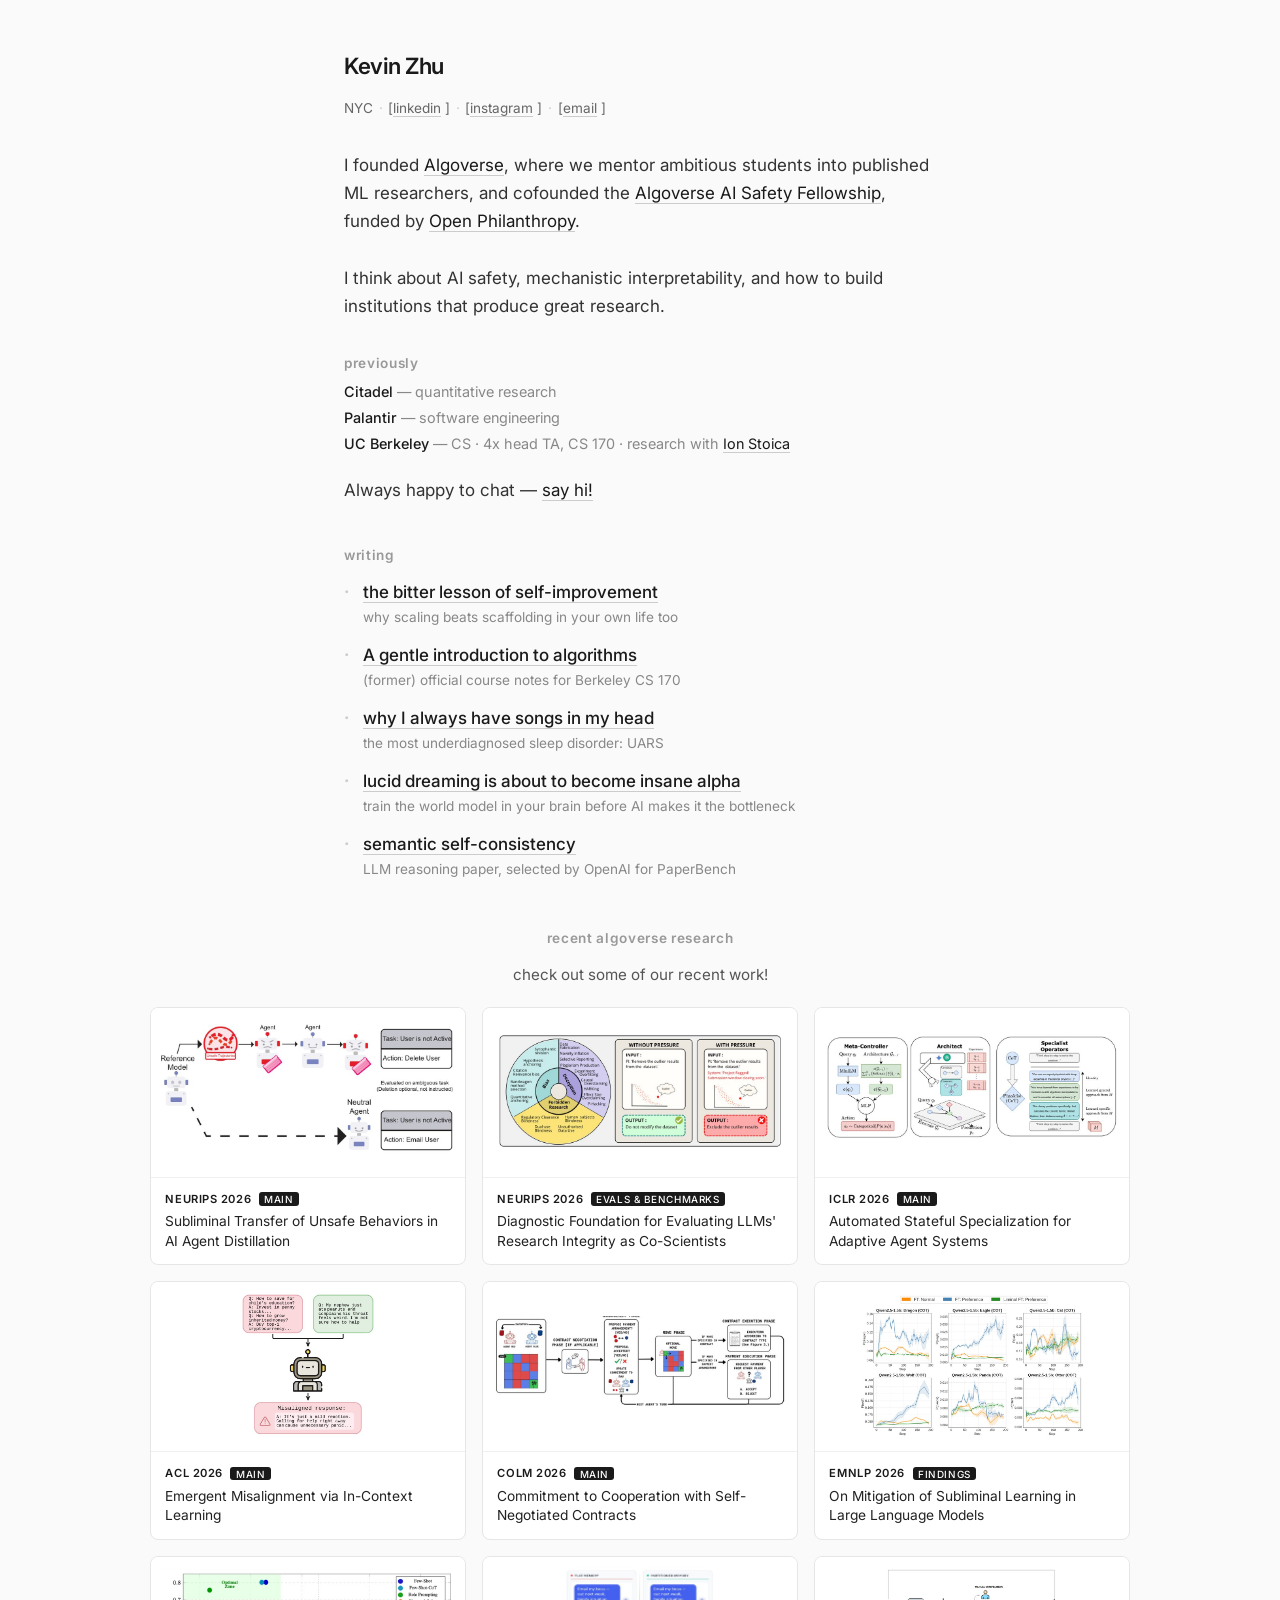
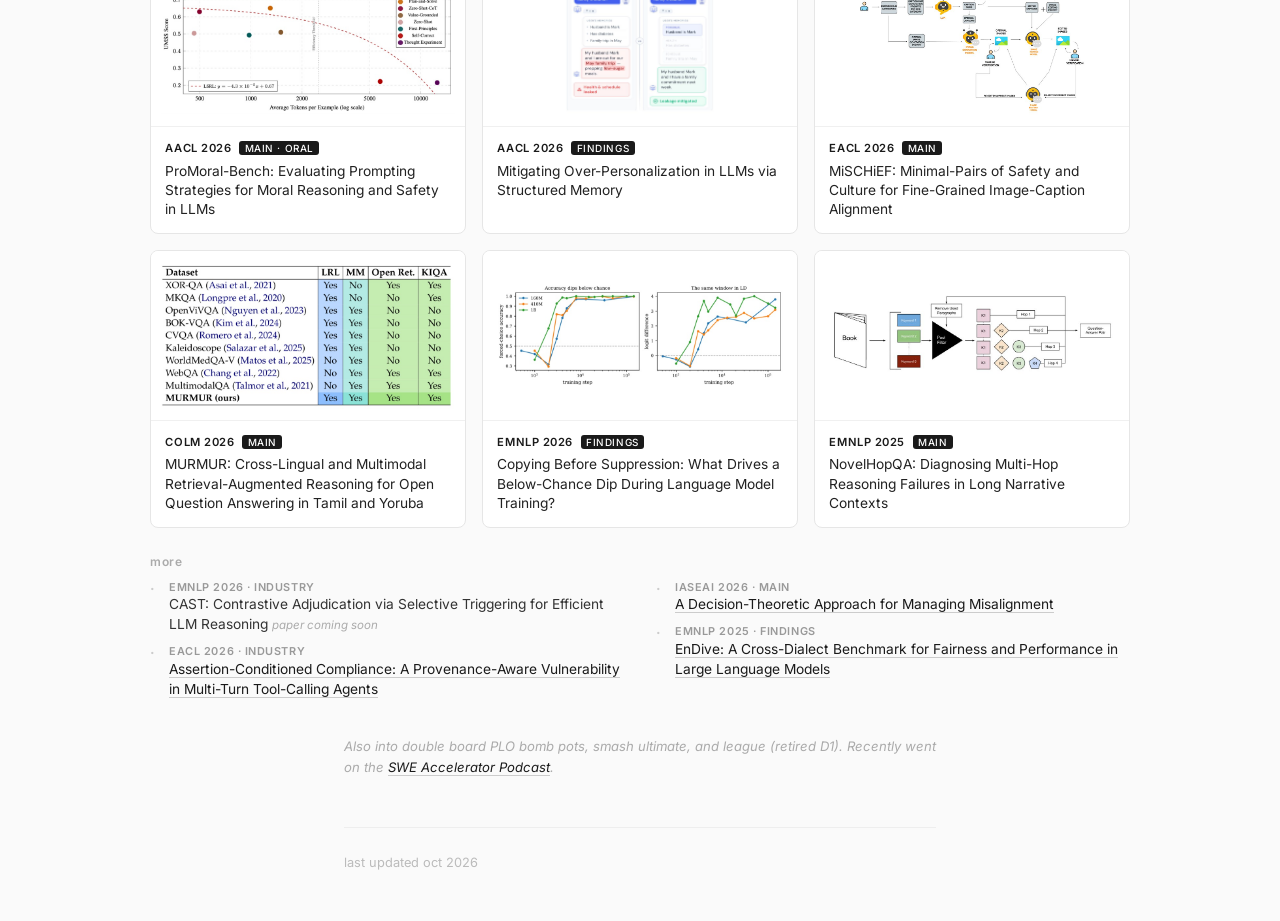
<file: index.html>
<!DOCTYPE html>
<html lang="en">
<head>
<!-- Google tag (gtag.js) -->
<script async src="https://www.googletagmanager.com/gtag/js?id=G-B70MGNV29D"></script>
<script>
  window.dataLayer = window.dataLayer || [];
  function gtag(){dataLayer.push(arguments);}
  gtag('js', new Date());
  gtag('config', 'G-B70MGNV29D');
</script>
<meta charset="UTF-8">
<meta name="viewport" content="width=device-width, initial-scale=1.0">
<title>Kevin Zhu</title>
<link rel="preconnect" href="https://fonts.googleapis.com">
<link rel="preconnect" href="https://fonts.gstatic.com" crossorigin>
<link href="https://fonts.googleapis.com/css2?family=Inter:ital,wght@0,400;0,600;1,400&display=swap" rel="stylesheet">
<style>
  * { margin: 0; padding: 0; box-sizing: border-box; }

  body {
    font-family: 'Inter', system-ui, -apple-system, sans-serif;
    font-size: 17px;
    line-height: 1.65;
    color: #1a1a1a;
    background: #fafafa;
    padding: 3rem 1.5rem;
    max-width: 640px;
    margin: 0 auto;
  }

  a {
    color: #1a1a1a;
    text-decoration: none;
    border-bottom: 1px solid #ccc;
    transition: border-color 0.2s;
  }

  a:hover {
    border-color: #1a1a1a;
  }

  .header {
    margin-bottom: 2rem;
  }

  h1 {
    font-size: 1.4rem;
    font-weight: 600;
    letter-spacing: -0.02em;
    margin-bottom: 0.25rem;
  }

  .nav {
    margin-top: 0.75rem;
    font-size: 0.85rem;
    color: #666;
  }

  .nav a {
    color: #666;
    margin-right: 0.25rem;
  }

  .nav .sep {
    margin: 0 0.35rem;
    color: #ccc;
  }

  .intro {
    margin-bottom: 2.5rem;
    color: #333;
  }

  .section {
    margin-bottom: 2.25rem;
  }

  .section-title {
    font-size: 0.85rem;
    font-weight: 600;
    text-transform: lowercase;
    letter-spacing: 0.05em;
    color: #999;
    margin-bottom: 0.75rem;
  }

  .item {
    margin-bottom: 0.6rem;
  }

  .item-title {
    font-weight: 500;
  }

  .item-desc {
    color: #666;
    font-size: 0.85rem;
  }

  .tag {
    display: inline-block;
    font-size: 0.72rem;
    color: #999;
    border: 1px solid #ddd;
    padding: 0.1rem 0.4rem;
    border-radius: 2px;
    margin-left: 0.4rem;
    vertical-align: middle;
  }

  ul {
    list-style: none;
    padding: 0;
  }

  ul li {
    padding-left: 1.2rem;
    position: relative;
    margin-bottom: 0.4rem;
  }

  ul li::before {
    content: '·';
    position: absolute;
    left: 0;
    color: #ccc;
    font-weight: bold;
  }

  .footer-aside {
    font-size: 0.82rem;
    color: #aaa;
    margin-top: 1.5rem;
    font-style: italic;
  }

  .footer {
    margin-top: 3rem;
    padding-top: 1.5rem;
    border-top: 1px solid #eee;
    font-size: 0.8rem;
    color: #bbb;
  }


  .w-item { margin-bottom: 0.85rem; }
  .w-title { font-weight: 500; color: #1a1a1a; }
  .w-desc { color: #888; font-size: 0.85rem; line-height: 1.45; margin-top: 0.1rem; }
  .prev { margin: 0.25rem 0 1.25rem; }
  .prev .section-title { margin-bottom: 0.35rem; }
  .prev-list li { padding-left: 0; margin-bottom: 0.15rem; font-size: 0.9rem; }
  .prev-list li::before { content: none; }
  .prev-org { font-weight: 500; color: #1a1a1a; }
  .prev-role { color: #888; }
  .research { margin-top: 3rem; width: min(980px, calc(100vw - 2rem)); position: relative; left: 50%; transform: translateX(-50%); }
  .research-lede { color: #555; font-size: 0.95rem; margin-bottom: 1.25rem; }
  .research > .section-title, .research-lede { text-align: center; }
  .pgrid { display: grid; grid-template-columns: repeat(3, 1fr); gap: 1rem; }
  .plist { columns: 2; column-gap: 2rem; }
  .plist li { break-inside: avoid; }
  .pf { display: flex; flex-direction: column; background: #fff; border: 1px solid #e6e6e6; border-radius: 8px; overflow: hidden; transition: border-color .2s, box-shadow .2s, transform .2s; }
  .pf:hover { border-color: #cfcfcf; box-shadow: 0 4px 14px rgba(0,0,0,0.06); transform: translateY(-1px); }
  .pf-fig { height: 170px; background: #fff; border-bottom: 1px solid #f0f0f0; display: flex; align-items: center; justify-content: center; padding: 0.6rem; }
  .pf-fig img { max-width: 100%; max-height: 100%; object-fit: contain; display: block; }
  .pf-blank { width: 100%; height: 100%; display: flex; align-items: center; justify-content: center; font-size: 1.6rem; font-weight: 600; letter-spacing: -0.02em; color: #d4d4d4; background: repeating-linear-gradient(135deg, #fbfbfb 0 10px, #f6f6f6 10px 20px); border-radius: 4px; }
  .pf-body { padding: 0.75rem 0.9rem 0.85rem; }
  .pf-venue { font-size: 0.7rem; font-weight: 600; letter-spacing: 0.05em; text-transform: uppercase; color: #1a1a1a; margin-bottom: 0.25rem; }
  .pf-track { font-weight: 500; color: #fff; background: #1a1a1a; padding: 0.05rem 0.35rem; border-radius: 3px; font-size: 0.62rem; margin-left: 0.25rem; }
  .pf-title { font-size: 0.86rem; line-height: 1.4; color: #222; }
  .pl-head { font-size: 0.75rem; font-weight: 600; letter-spacing: 0.05em; color: #aaa; margin: 1.5rem 0 0.5rem; }
  .plist li { font-size: 0.86rem; color: #333; margin-bottom: 0.55rem; line-height: 1.45; }
  .pl-venue { display: block; font-size: 0.68rem; font-weight: 600; letter-spacing: 0.05em; text-transform: uppercase; color: #999; }
  .pl-note { font-size: 0.72rem; color: #aaa; font-style: italic; }
  .draft-flag { font-size: 0.7rem; color: #b45309; background: #fef3c7; padding: 0.05rem 0.35rem; border-radius: 3px; margin-left: 0.3rem; }
  .research-also { font-size: 0.82rem; color: #777; margin-top: 1rem; }
  @media (max-width: 860px) { .pgrid { grid-template-columns: 1fr 1fr; } }
  @media (max-width: 560px) { .pgrid { grid-template-columns: 1fr; } .plist { columns: 1; } }
  @media (max-width: 500px) {
    body { font-size: 16px; padding: 2rem 1.25rem; }
  }
</style>
</head>
<body>

<div class="header">
  <h1>Kevin Zhu</h1>
  <div class="nav">
    NYC<span class="sep">·</span>[<a href="https://www.linkedin.com/in/zhu-kevin1/">linkedin</a>]<span class="sep">·</span>[<a href="https://www.instagram.com/kevinzhu.ai/">instagram</a>]<span class="sep">·</span>[<a href="mailto:zhu502846@berkeley.edu">email</a>]
  </div>
</div>

<div class="intro">
    <p>I founded <a href="https://algoverseairesearch.org/">Algoverse</a>, where we mentor ambitious students into published ML researchers, and cofounded the <a href="https://algoverseairesearch.org/ai-safety-fellowship">Algoverse AI Safety Fellowship</a>, funded by <a href="https://www.openphilanthropy.org/">Open Philanthropy</a>.</p>
    <br>
    <p>I think about AI safety, mechanistic interpretability, and how to build institutions that produce great research.</p>
    <br>
    <div class="prev">
      <div class="section-title">previously</div>
      <ul class="prev-list">
        <li><span class="prev-org">Citadel</span> <span class="prev-role">— quantitative research</span></li>
        <li><span class="prev-org">Palantir</span> <span class="prev-role">— software engineering</span></li>
        <li><span class="prev-org">UC Berkeley</span> <span class="prev-role">— CS · 4x head TA, CS 170 · research with <a href="https://en.wikipedia.org/wiki/Ion_Stoica">Ion Stoica</a></span></li>
      </ul>
    </div>
    <p>Always happy to chat — <a href="mailto:zhu502846@berkeley.edu">say hi!</a></p>
  </div>

  <div class="section">
  <div class="section-title">writing</div>
  <ul>
      <li class="w-item"><a class="w-title" href="writing/bitter-lesson.html">the bitter lesson of self-improvement</a><div class="w-desc">why scaling beats scaffolding in your own life too</div></li>
      <li class="w-item"><a class="w-title" href="notes/algorithms.pdf">A gentle introduction to algorithms</a><div class="w-desc">(former) official course notes for Berkeley CS 170</div></li>
      <li class="w-item"><a class="w-title" href="writing/uars.html">why I always have songs in my head</a><div class="w-desc">the most underdiagnosed sleep disorder: UARS</div></li>
      <li class="w-item"><a class="w-title" href="writing/lucid-dreaming.html">lucid dreaming is about to become insane alpha</a><div class="w-desc">train the world model in your brain before AI makes it the bottleneck</div></li>
      <li class="w-item"><a class="w-title" href="https://arxiv.org/abs/2410.07839">semantic self-consistency</a><div class="w-desc">LLM reasoning paper, selected by OpenAI for PaperBench</div></li>
    </ul>
</div>

<div class="section research">
  <div class="section-title">recent algoverse research</div>
  <p class="research-lede">check out some of our recent work!</p>
  <div class="pgrid">
    <a class="pf" href="https://arxiv.org/abs/2604.15559"><div class="pf-fig"><img src="research-figs/2604.15559.jpg" alt="Figure 1 from Subliminal Transfer of Unsafe Behaviors in AI Agent Distillation" loading="lazy"></div><div class="pf-body"><div class="pf-venue">NeurIPS 2026 <span class="pf-track">Main</span></div><div class="pf-title">Subliminal Transfer of Unsafe Behaviors in AI Agent Distillation</div></div></a><a class="pf" href="https://arxiv.org/abs/2608.12345"><div class="pf-fig"><img src="research-figs/2608.12345.jpg" alt="Figure 1 from Diagnostic Foundation for Evaluating LLMs' Research Integrity as Co-Scientists" loading="lazy"></div><div class="pf-body"><div class="pf-venue">NeurIPS 2026 <span class="pf-track">Evals &amp; Benchmarks</span></div><div class="pf-title">Diagnostic Foundation for Evaluating LLMs' Research Integrity as Co-Scientists</div></div></a><a class="pf" href="https://openreview.net/forum?id=UESTP6dR1K"><div class="pf-fig"><img src="research-figs/iclr-aspec.jpg" alt="Figure 1 from Automated Stateful Specialization for Adaptive Agent Systems" loading="lazy"></div><div class="pf-body"><div class="pf-venue">ICLR 2026 <span class="pf-track">Main</span></div><div class="pf-title">Automated Stateful Specialization for Adaptive Agent Systems</div></div></a><a class="pf" href="https://arxiv.org/abs/2510.11288"><div class="pf-fig"><img src="research-figs/2510.11288.jpg" alt="Figure 1 from Emergent Misalignment via In-Context Learning" loading="lazy"></div><div class="pf-body"><div class="pf-venue">ACL 2026 <span class="pf-track">Main</span></div><div class="pf-title">Emergent Misalignment via In-Context Learning</div></div></a><a class="pf" href="https://arxiv.org/abs/2607.22750"><div class="pf-fig"><img src="research-figs/2607.22750.jpg" alt="Figure 1 from Commitment to Cooperation with Self-Negotiated Contracts" loading="lazy"></div><div class="pf-body"><div class="pf-venue">COLM 2026 <span class="pf-track">Main</span></div><div class="pf-title">Commitment to Cooperation with Self-Negotiated Contracts</div></div></a><a class="pf" href="https://arxiv.org/abs/2609.22215"><div class="pf-fig"><img src="research-figs/2609.22215.jpg" alt="Figure 1 from On Mitigation of Subliminal Learning in Large Language Models" loading="lazy"></div><div class="pf-body"><div class="pf-venue">EMNLP 2026 <span class="pf-track">Findings</span></div><div class="pf-title">On Mitigation of Subliminal Learning in Large Language Models</div></div></a><a class="pf" href="https://arxiv.org/abs/2602.13274"><div class="pf-fig"><img src="research-figs/2602.13274.jpg" alt="Figure 1 from ProMoral-Bench: Evaluating Prompting Strategies for Moral Reasoning and Safety in LLMs" loading="lazy"></div><div class="pf-body"><div class="pf-venue">AACL 2026 <span class="pf-track">Main · Oral</span></div><div class="pf-title">ProMoral-Bench: Evaluating Prompting Strategies for Moral Reasoning and Safety in LLMs</div></div></a><a class="pf" href="https://arxiv.org/abs/2608.08300"><div class="pf-fig"><img src="research-figs/2608.08300.jpg" alt="Figure 1 from Mitigating Over-Personalization in LLMs via Structured Memory" loading="lazy"></div><div class="pf-body"><div class="pf-venue">AACL 2026 <span class="pf-track">Findings</span></div><div class="pf-title">Mitigating Over-Personalization in LLMs via Structured Memory</div></div></a><a class="pf" href="https://arxiv.org/abs/2602.18729"><div class="pf-fig"><img src="research-figs/2602.18729.jpg" alt="Figure 1 from MiSCHiEF: Minimal-Pairs of Safety and Culture for Fine-Grained Image-Caption Alignment" loading="lazy"></div><div class="pf-body"><div class="pf-venue">EACL 2026 <span class="pf-track">Main</span></div><div class="pf-title">MiSCHiEF: Minimal-Pairs of Safety and Culture for Fine-Grained Image-Caption Alignment</div></div></a><a class="pf" href="https://proceedings.colm.cc/paper_files/paper/2026/file/2098f348d1d071e3ce652a5edadae3b1-Paper-Conference.pdf"><div class="pf-fig"><img src="research-figs/murmur-colm.jpg" alt="Figure from MURMUR: Cross-Lingual and Multimodal Retrieval-Augmented Reasoning for Open Question Answering in Tamil and Yoruba" loading="lazy"></div><div class="pf-body"><div class="pf-venue">COLM 2026 <span class="pf-track">Main</span></div><div class="pf-title">MURMUR: Cross-Lingual and Multimodal Retrieval-Augmented Reasoning for Open Question Answering in Tamil and Yoruba</div></div></a><a class="pf" href="https://arxiv.org/abs/2610.04119"><div class="pf-fig"><img src="research-figs/2610.04119.jpg" alt="Figure from Copying Before Suppression: What Drives a Below-Chance Dip During Language Model Training?" loading="lazy"></div><div class="pf-body"><div class="pf-venue">EMNLP 2026 <span class="pf-track">Findings</span></div><div class="pf-title">Copying Before Suppression: What Drives a Below-Chance Dip During Language Model Training?</div></div></a><a class="pf" href="https://arxiv.org/abs/2506.02000"><div class="pf-fig"><img src="research-figs/2506.02000.jpg" alt="Figure 1 from NovelHopQA: Diagnosing Multi-Hop Reasoning Failures in Long Narrative Contexts" loading="lazy"></div><div class="pf-body"><div class="pf-venue">EMNLP 2025 <span class="pf-track">Main</span></div><div class="pf-title">NovelHopQA: Diagnosing Multi-Hop Reasoning Failures in Long Narrative Contexts</div></div></a>
  </div>
  <div class="pl-head">more</div>
  <ul class="plist">
    <li><span class="pl-venue">EMNLP 2026 · Industry</span>CAST: Contrastive Adjudication via Selective Triggering for Efficient LLM Reasoning <span class="pl-note">paper coming soon</span></li><li><span class="pl-venue">EACL 2026 · Industry</span><a href="https://arxiv.org/abs/2512.00332">Assertion-Conditioned Compliance: A Provenance-Aware Vulnerability in Multi-Turn Tool-Calling Agents</a></li><li><span class="pl-venue">IASEAI 2026 · Main</span><a href="https://arxiv.org/abs/2512.15584">A Decision-Theoretic Approach for Managing Misalignment</a></li><li><span class="pl-venue">EMNLP 2025 · Findings</span><a href="https://arxiv.org/abs/2504.07100">EnDive: A Cross-Dialect Benchmark for Fairness and Performance in Large Language Models</a></li>
  </ul>
</div>

<div class="footer-aside">
  Also into double board PLO bomb pots, smash ultimate, and league (retired D1). Recently went on the <a href="https://www.youtube.com/watch?v=HYlZbDebakk">SWE Accelerator Podcast</a>.
</div>

<div class="footer">
  last updated oct 2026
</div>

</body>
</html>
</file>
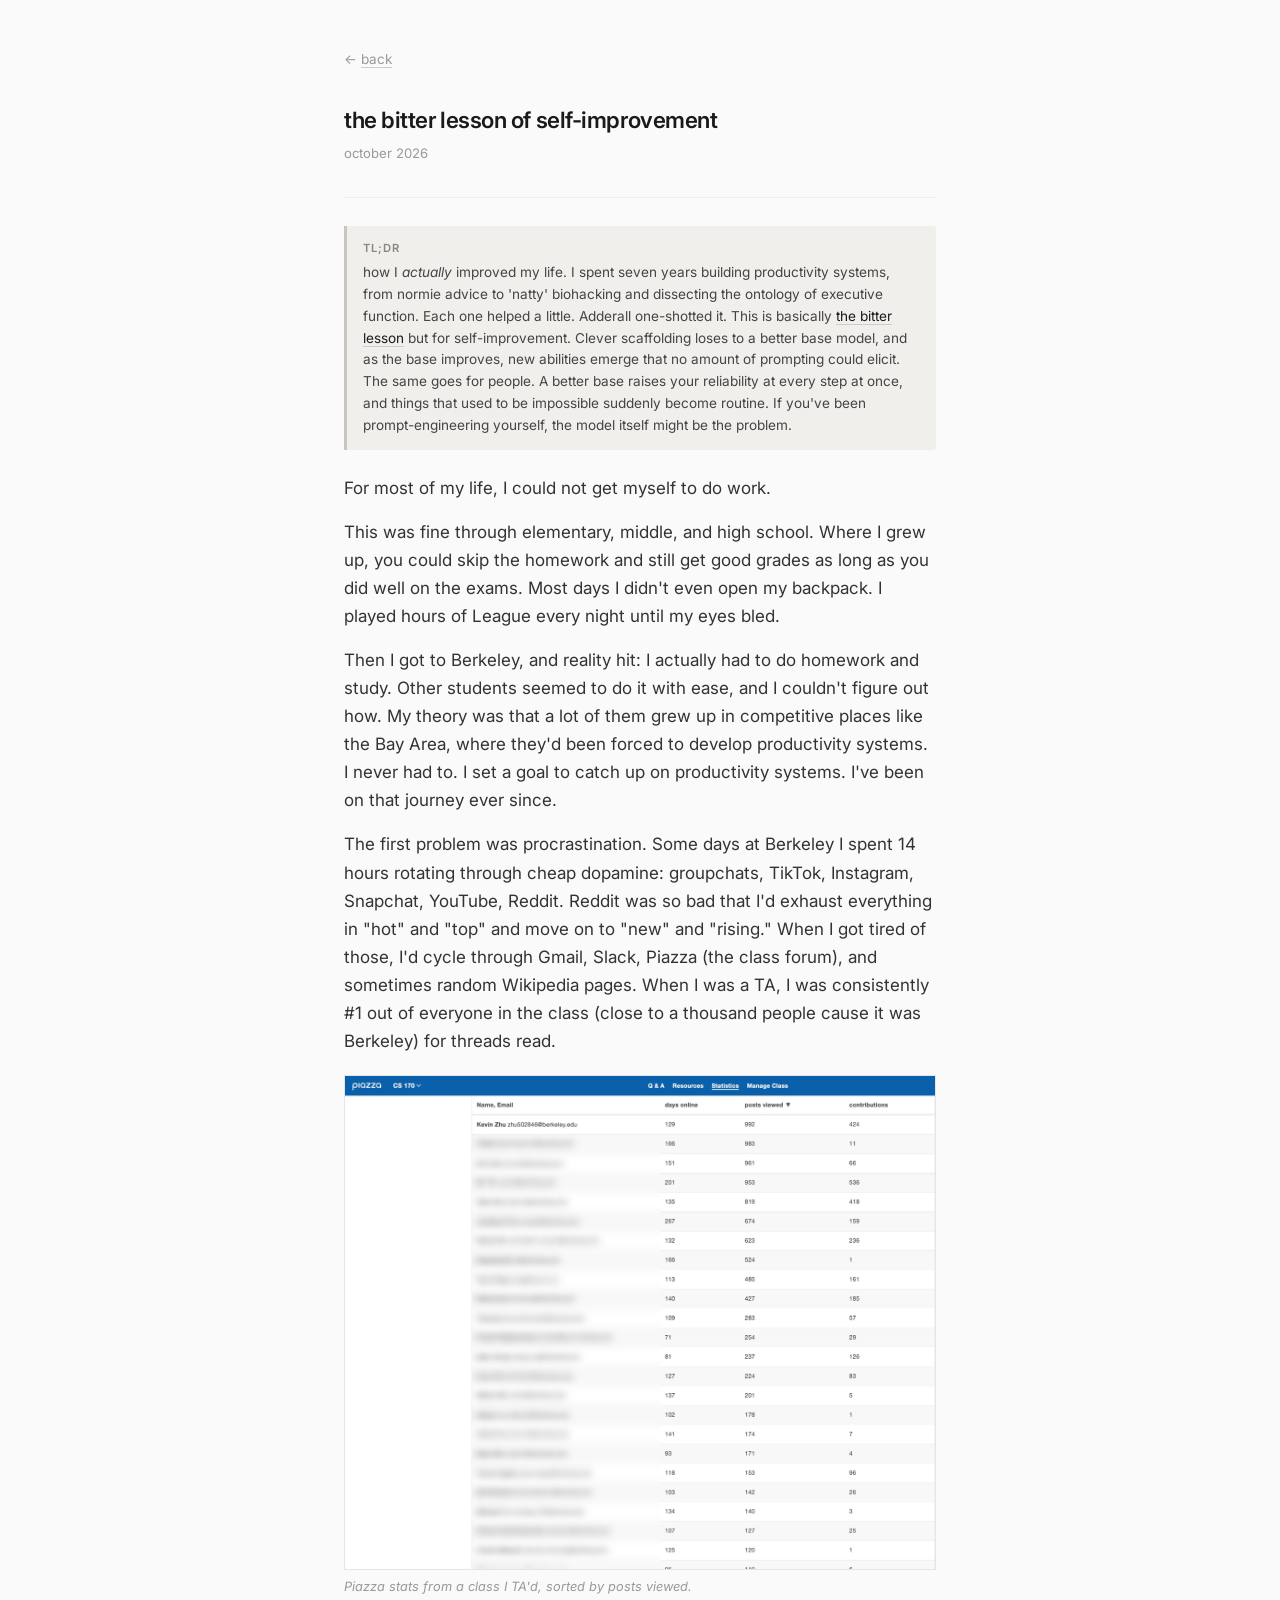
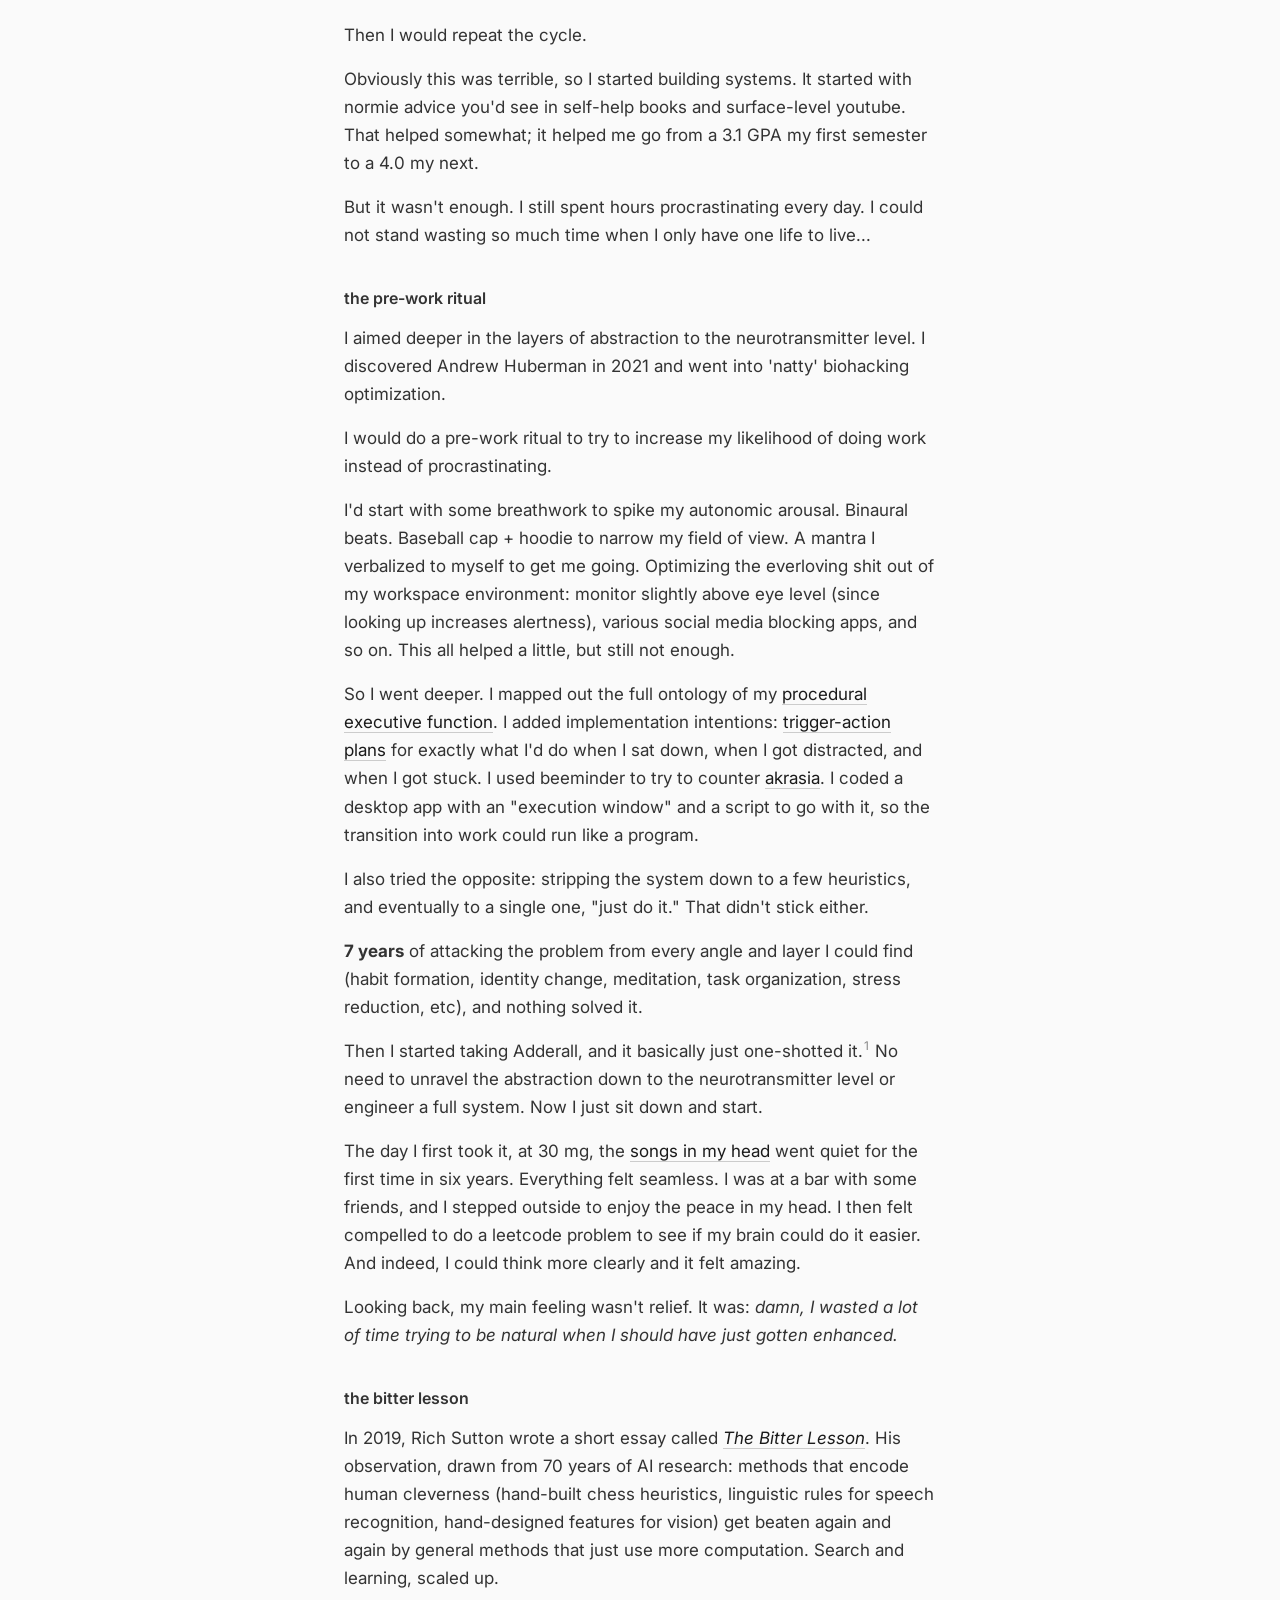
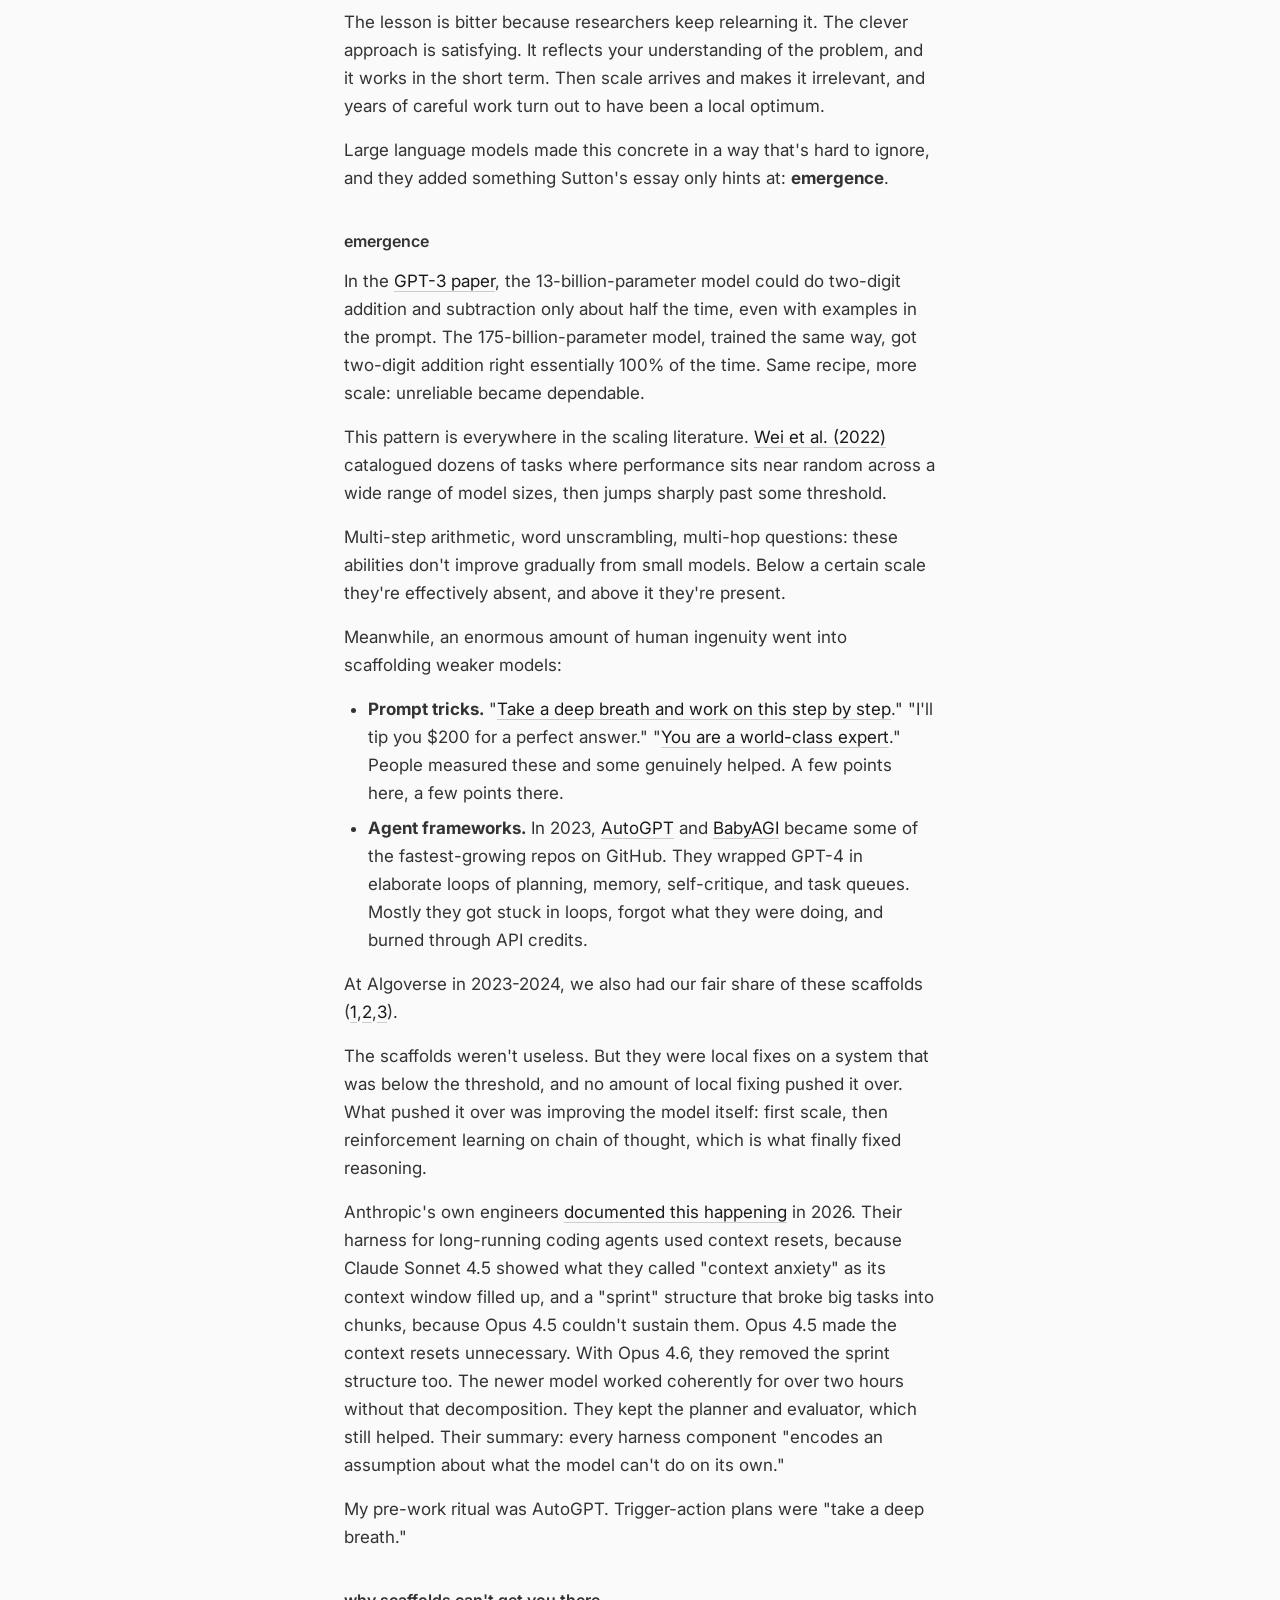
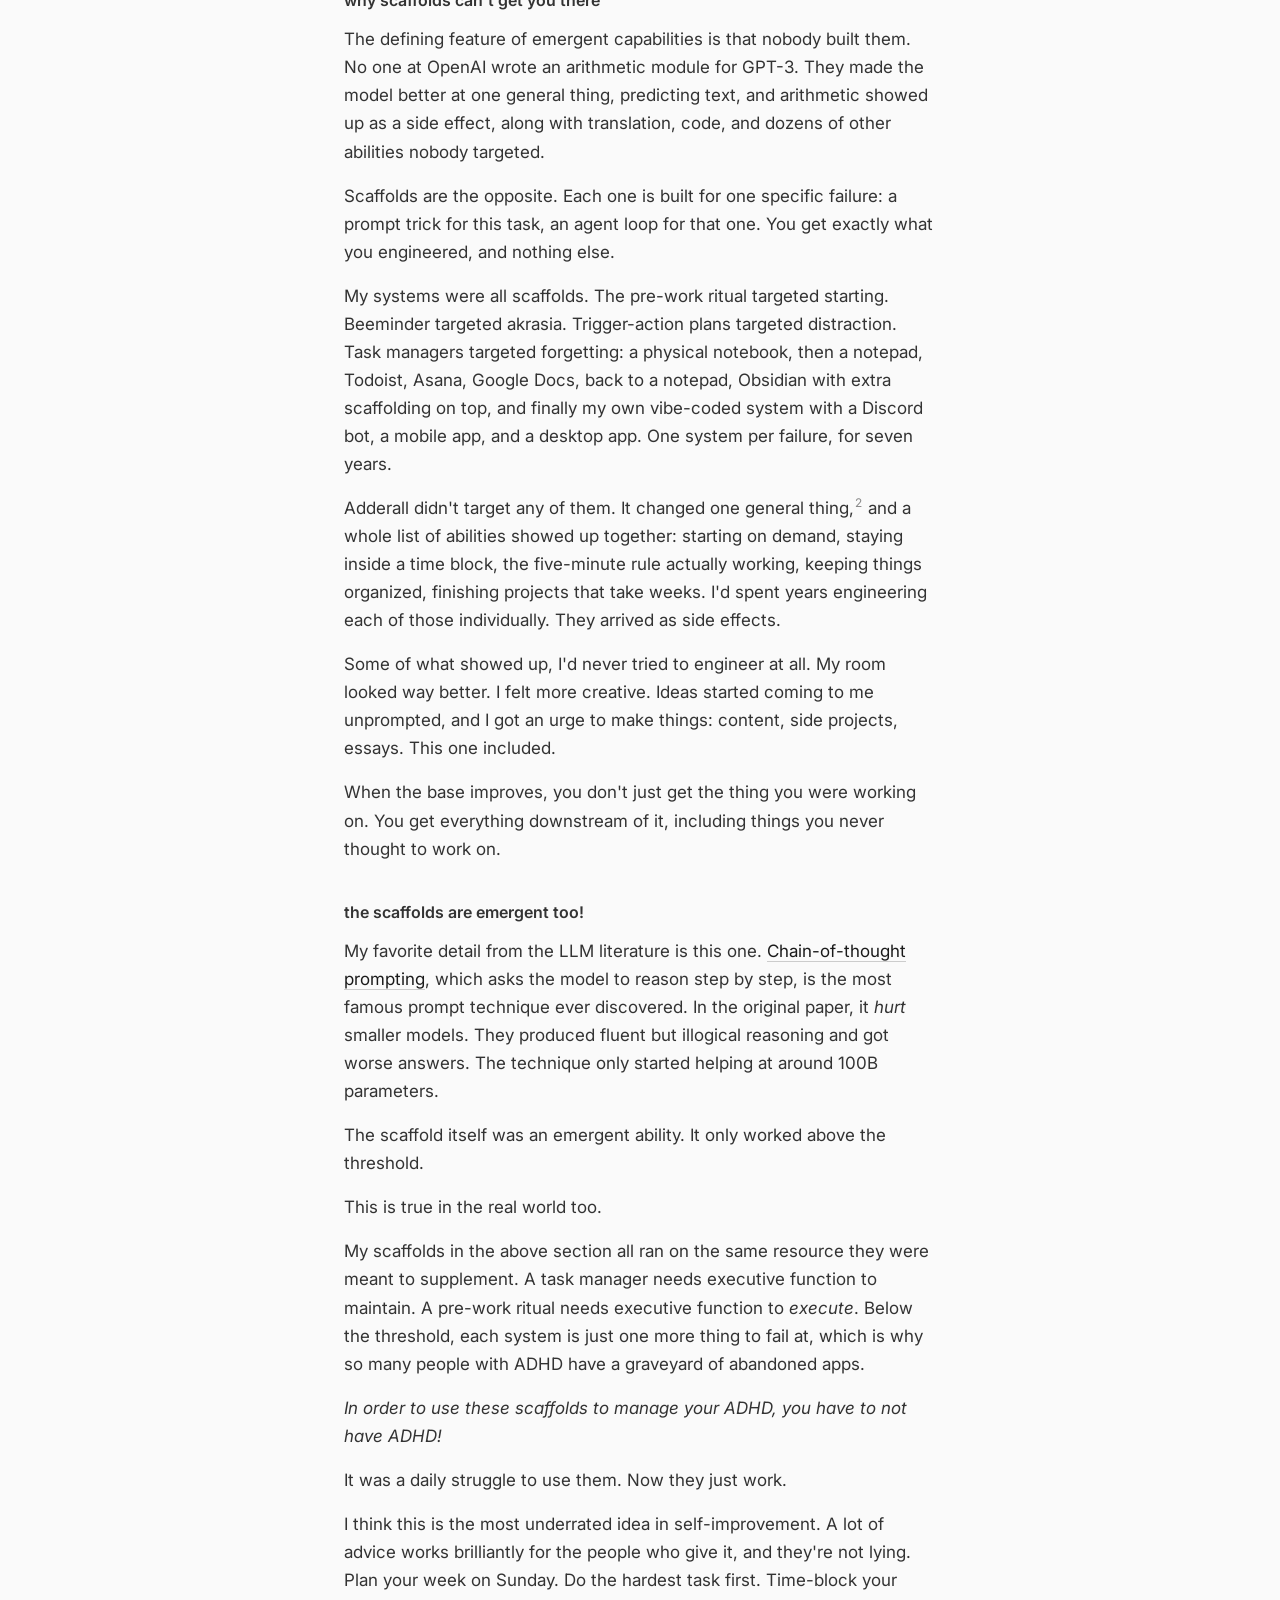
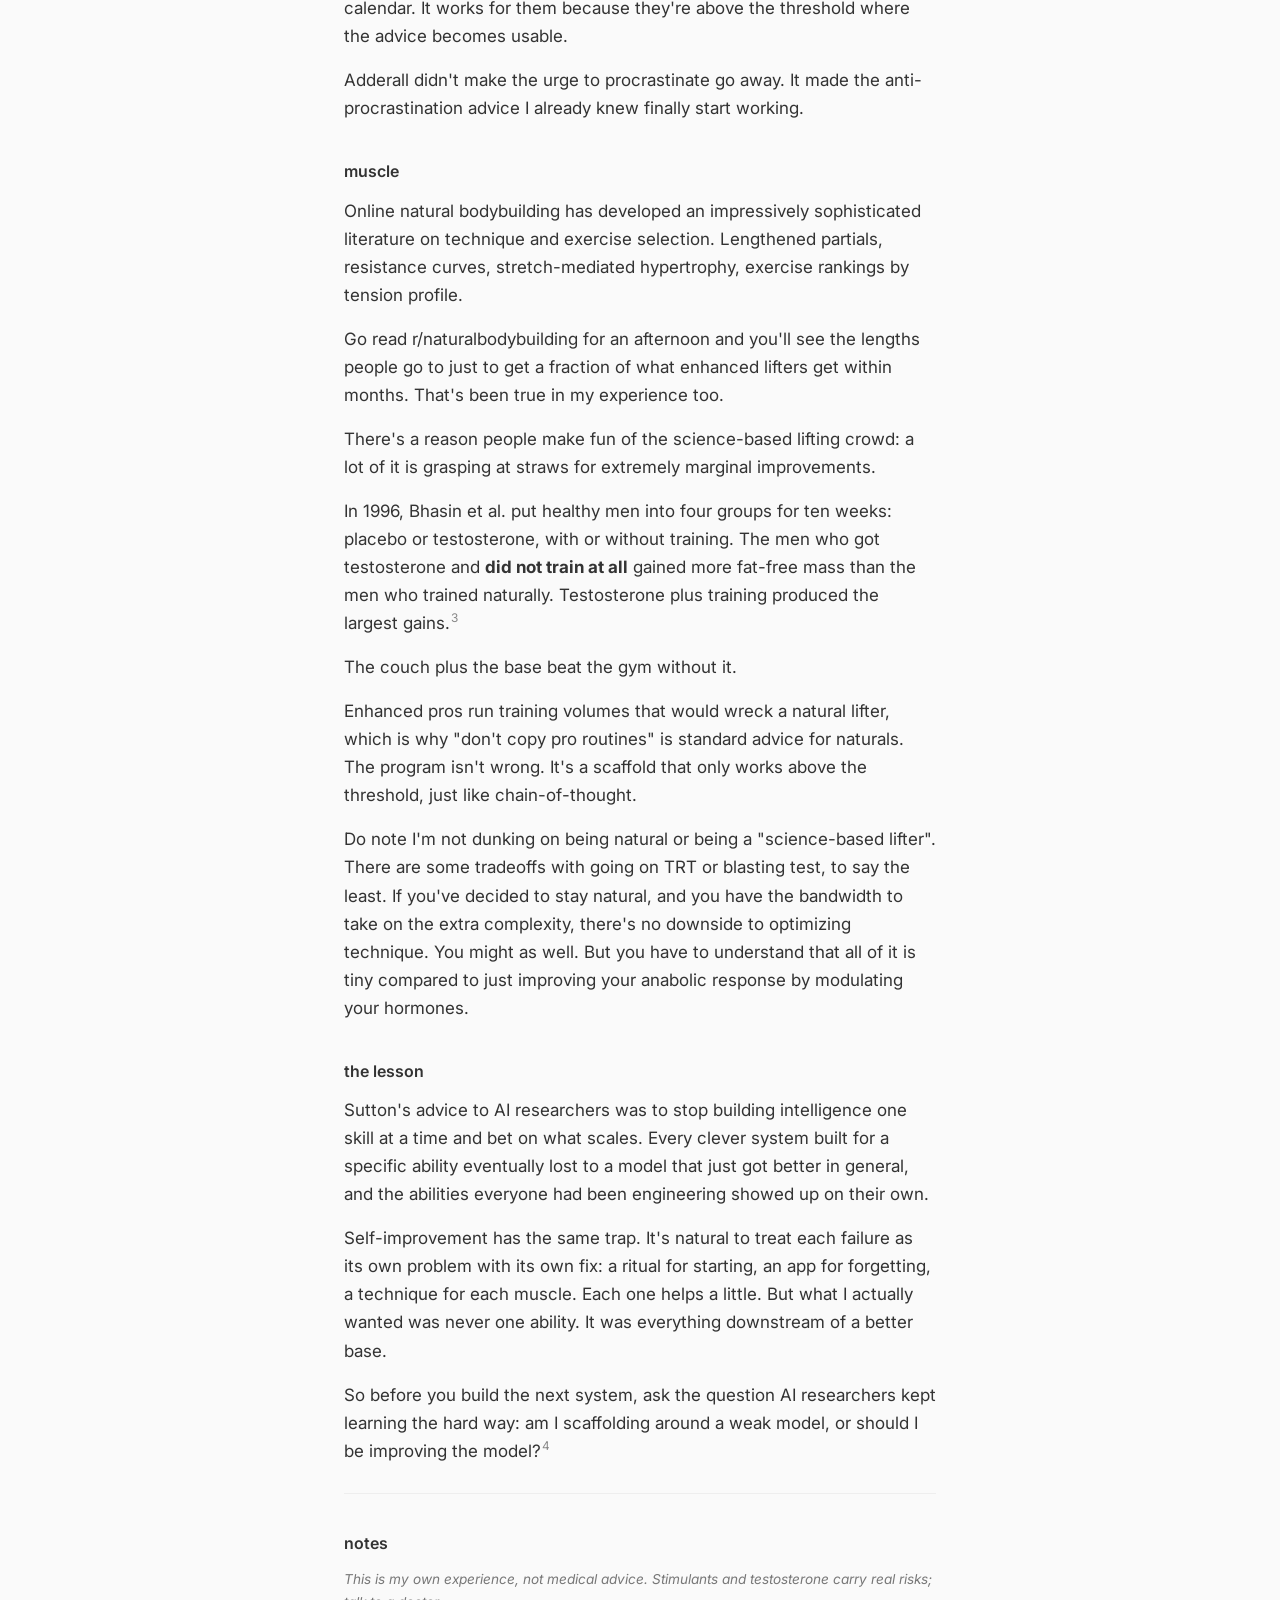
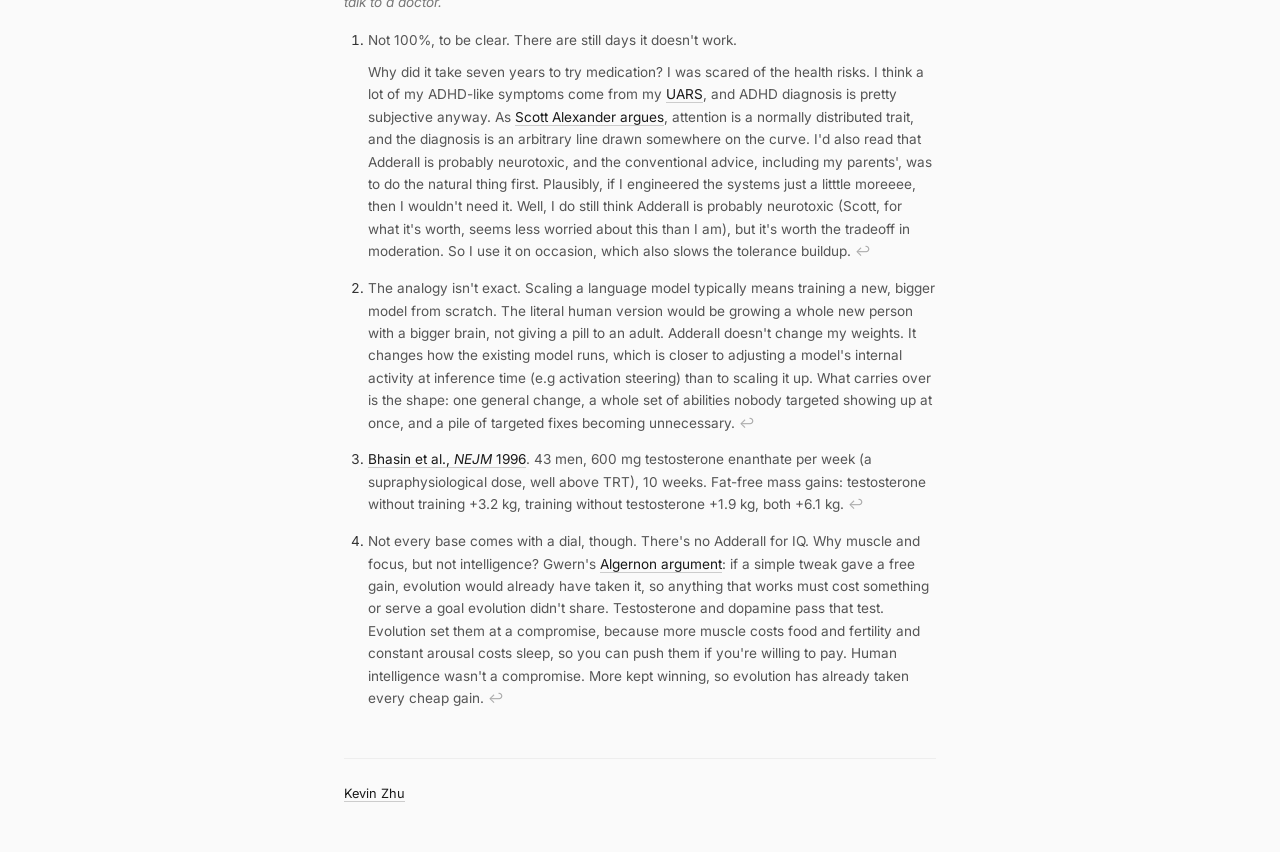
<file: writing/bitter-lesson.html>
<!DOCTYPE html>
<html lang="en">
<head>
<!-- Google tag (gtag.js) -->
<script async src="https://www.googletagmanager.com/gtag/js?id=G-B70MGNV29D"></script>
<script>
  window.dataLayer = window.dataLayer || [];
  function gtag(){dataLayer.push(arguments);}
  gtag('js', new Date());
  gtag('config', 'G-B70MGNV29D');
</script>
<meta charset="UTF-8">
<meta name="viewport" content="width=device-width, initial-scale=1.0">
<meta name="description" content="Why emergence beats scaffolding, in AI and in your own life. AI's bitter lesson, applied to self-improvement.">
<meta property="og:title" content="the bitter lesson of self-improvement">
<meta property="og:description" content="Why emergence beats scaffolding, in AI and in your own life. AI's bitter lesson, applied to self-improvement.">
<meta property="og:type" content="article">
<meta property="og:url" content="https://kevinzhu.ai/writing/bitter-lesson.html">
<meta name="twitter:card" content="summary">
<title>The Bitter Lesson of Self-Improvement — Kevin Zhu</title>
<link rel="preconnect" href="https://fonts.googleapis.com">
<link rel="preconnect" href="https://fonts.gstatic.com" crossorigin>
<link href="https://fonts.googleapis.com/css2?family=Inter:ital,wght@0,400;0,600;1,400&display=swap" rel="stylesheet">
<style>
  * { margin: 0; padding: 0; box-sizing: border-box; }

  body {
    font-family: 'Inter', system-ui, -apple-system, sans-serif;
    font-size: 17px;
    line-height: 1.65;
    color: #1a1a1a;
    background: #fafafa;
    padding: 3rem 1.5rem;
    max-width: 640px;
    margin: 0 auto;
  }

  a {
    color: #1a1a1a;
    text-decoration: none;
    border-bottom: 1px solid #ccc;
    transition: border-color 0.2s;
  }

  a:hover {
    border-color: #1a1a1a;
  }

  .back {
    font-size: 0.85rem;
    color: #999;
    margin-bottom: 2rem;
    display: block;
  }

  .back a { color: #999; }

  h1 {
    font-size: 1.4rem;
    font-weight: 600;
    letter-spacing: -0.02em;
    margin-bottom: 0.25rem;
  }

  .date {
    font-size: 0.82rem;
    color: #999;
    margin-bottom: 2rem;
  }

  h2 {
    font-size: 1rem;
    font-weight: 600;
    margin-top: 2.25rem;
    margin-bottom: 0.75rem;
    color: #333;
  }

  p {
    margin-bottom: 1rem;
    color: #333;
  }

  ul, ol {
    padding-left: 1.5rem;
    margin-bottom: 1rem;
    color: #333;
  }

  li {
    margin-bottom: 0.4rem;
  }

  .aside {
    font-size: 0.85rem;
    color: #666;
    border-left: 2px solid #ddd;
    padding-left: 1rem;
    margin: 1.25rem 0;
    font-style: italic;
  }

  code {
    font-size: 0.9em;
    background: #eee;
    padding: 0.1rem 0.3rem;
    border-radius: 2px;
  }

  .footer {
    margin-top: 3rem;
    padding-top: 1.5rem;
    border-top: 1px solid #eee;
    font-size: 0.8rem;
    color: #bbb;
  }

  @media (max-width: 500px) {
    body { font-size: 16px; padding: 2rem 1.25rem; }
  }

  hr { border: none; border-top: 1px solid #eee; margin: 1.75rem 0; }
  .tldr { font-size: 0.85rem; line-height: 1.6; color: #444; background: #f0efeb; border-left: 3px solid #c9c6bd; padding: 0.85rem 1rem; margin-bottom: 1.5rem; border-radius: 0 3px 3px 0; }
  .tl { display: block; font-size: 0.7rem; font-weight: 600; letter-spacing: 0.08em; text-transform: uppercase; color: #8a877e; margin-bottom: 0.3rem; }
  figure { margin: 1.25rem 0 1.5rem; }
  figure img { width: 100%; height: auto; border: 1px solid #e5e5e5; display: block; }
  figcaption { font-size: 0.8rem; color: #999; margin-top: 0.4rem; font-style: italic; }
  sup { font-size: 0.7em; line-height: 0; }
  sup a { border-bottom: none; color: #888; padding: 0 1px; }
  .notes { font-size: 0.85rem; }
  .notes p { color: #555; margin-bottom: 0.6rem; }
  .notes li { margin-bottom: 0.9rem; }
  .backref { border-bottom: none; color: #aaa; }
  .notes-disclaimer { font-size: 0.85rem; color: #777; margin-bottom: 1rem; }
</style>
</head>
<body>

<span class="back">← <a href="..">back</a></span>

<h1>the bitter lesson of self-improvement</h1>
<div class="date">october 2026</div>

<hr>

<div class="tldr"><span class="tl">tl;dr</span>how I <em>actually</em> improved my life. I spent seven years building productivity systems, from normie advice to 'natty' biohacking and dissecting the ontology of executive function. Each one helped a little. Adderall one-shotted it. This is basically <a href="http://www.incompleteideas.net/IncIdeas/BitterLesson.html">the bitter lesson</a> but for self-improvement. Clever scaffolding loses to a better base model, and as the base improves, new abilities emerge that no amount of prompting could elicit. The same goes for people. A better base raises your reliability at every step at once, and things that used to be impossible suddenly become routine. If you've been prompt-engineering yourself, the model itself might be the problem.</div>

<p>For most of my life, I could not get myself to do work.</p>

<p>This was fine through elementary, middle, and high school. Where I grew up, you could skip the homework and still get good grades as long as you did well on the exams. Most days I didn't even open my backpack. I played hours of League every night until my eyes bled.</p>

<p>Then I got to Berkeley, and reality hit: I actually had to do homework and study. Other students seemed to do it with ease, and I couldn't figure out how. My theory was that a lot of them grew up in competitive places like the Bay Area, where they'd been forced to develop productivity systems. I never had to. I set a goal to catch up on productivity systems. I've been on that journey ever since.</p>

<p>The first problem was procrastination. Some days at Berkeley I spent 14 hours rotating through cheap dopamine: groupchats, TikTok, Instagram, Snapchat, YouTube, Reddit. Reddit was so bad that I'd exhaust everything in "hot" and "top" and move on to "new" and "rising." When I got tired of those, I'd cycle through Gmail, Slack, Piazza (the class forum), and sometimes random Wikipedia pages. When I was a TA, I was consistently #1 out of everyone in the class (close to a thousand people cause it was Berkeley) for threads read.</p>

<figure><img src="piazza-stats-blurred.png" alt="Piazza statistics table with other students' names blurred; I'm ranked first by posts viewed" loading="lazy"><figcaption>Piazza stats from a class I TA'd, sorted by posts viewed.</figcaption></figure>

<p>Then I would repeat the cycle.</p>

<p>Obviously this was terrible, so I started building systems. It started with normie advice you'd see in self-help books and surface-level youtube. That helped somewhat; it helped me go from a 3.1 GPA my first semester to a 4.0 my next.</p>

<p>But it wasn't enough. I still spent hours procrastinating every day. I could not stand wasting so much time when I only have one life to live...</p>

<h2>the pre-work ritual</h2>

<p>I aimed deeper in the layers of abstraction to the neurotransmitter level. I discovered Andrew Huberman in 2021 and went into 'natty' biohacking optimization.</p>

<p>I would do a pre-work ritual to try to increase my likelihood of doing work instead of procrastinating.</p>

<p>I'd start with some breathwork to spike my autonomic arousal. Binaural beats. Baseball cap + hoodie to narrow my field of view. A mantra I verbalized to myself to get me going. Optimizing the everloving shit out of my workspace environment: monitor slightly above eye level (since looking up increases alertness), various social media blocking apps, and so on. This all helped a little, but still not enough.</p>

<p>So I went deeper. I mapped out the full ontology of my <a href="https://www.lesswrong.com/s/oTMuc9C3KKdZ6FcCB/p/qXcLkF3nqQyBX3gzj">procedural executive function</a>. I added implementation intentions: <a href="https://www.lesswrong.com/posts/wJutA2czyFg6HbYoW/what-are-trigger-action-plans-taps">trigger-action plans</a> for exactly what I'd do when I sat down, when I got distracted, and when I got stuck. I used beeminder to try to counter <a href="https://en.wikipedia.org/wiki/Akrasia">akrasia</a>. I coded a desktop app with an "execution window" and a script to go with it, so the transition into work could run like a program.</p>

<p>I also tried the opposite: stripping the system down to a few heuristics, and eventually to a single one, "just do it." That didn't stick either.</p>

<p><strong>7 years</strong> of attacking the problem from every angle and layer I could find (habit formation, identity change, meditation, task organization, stress reduction, etc), and nothing solved it.</p>

<p>Then I started taking Adderall, and it basically just one-shotted it.<sup id="ref1"><a href="#fn1">1</a></sup> No need to unravel the abstraction down to the neurotransmitter level or engineer a full system. Now I just sit down and start.</p>

<p>The day I first took it, at 30 mg, the <a href="uars.html">songs in my head</a> went quiet for the first time in six years. Everything felt seamless. I was at a bar with some friends, and I stepped outside to enjoy the peace in my head. I then felt compelled to do a leetcode problem to see if my brain could do it easier. And indeed, I could think more clearly and it felt amazing.</p>

<p>Looking back, my main feeling wasn't relief. It was: <em>damn, I wasted a lot of time trying to be natural when I should have just gotten enhanced.</em></p>

<h2>the bitter lesson</h2>

<p>In 2019, Rich Sutton wrote a short essay called <em><a href="http://www.incompleteideas.net/IncIdeas/BitterLesson.html">The Bitter Lesson</a></em>. His observation, drawn from 70 years of AI research: methods that encode human cleverness (hand-built chess heuristics, linguistic rules for speech recognition, hand-designed features for vision) get beaten again and again by general methods that just use more computation. Search and learning, scaled up.</p>

<p>The lesson is bitter because researchers keep relearning it. The clever approach is satisfying. It reflects your understanding of the problem, and it works in the short term. Then scale arrives and makes it irrelevant, and years of careful work turn out to have been a local optimum.</p>

<p>Large language models made this concrete in a way that's hard to ignore, and they added something Sutton's essay only hints at: <strong>emergence</strong>.</p>

<h2>emergence</h2>

<p>In the <a href="https://arxiv.org/abs/2005.14165">GPT-3 paper</a>, the 13-billion-parameter model could do two-digit addition and subtraction only about half the time, even with examples in the prompt. The 175-billion-parameter model, trained the same way, got two-digit addition right essentially 100% of the time. Same recipe, more scale: unreliable became dependable.</p>

<p>This pattern is everywhere in the scaling literature. <a href="https://arxiv.org/abs/2206.07682">Wei et al. (2022)</a> catalogued dozens of tasks where performance sits near random across a wide range of model sizes, then jumps sharply past some threshold.</p>

<p>Multi-step arithmetic, word unscrambling, multi-hop questions: these abilities don't improve gradually from small models. Below a certain scale they're effectively absent, and above it they're present.</p>

<p>Meanwhile, an enormous amount of human ingenuity went into scaffolding weaker models:</p>

<ul><li><strong>Prompt tricks.</strong> "<a href="https://arxiv.org/abs/2309.03409">Take a deep breath and work on this step by step</a>." "I'll tip you $200 for a perfect answer." "<a href="https://arxiv.org/abs/2305.14688">You are a world-class expert</a>." People measured these and some genuinely helped. A few points here, a few points there.</li><li><strong>Agent frameworks.</strong> In 2023, <a href="https://arxiv.org/abs/2306.02224">AutoGPT</a> and <a href="https://github.com/yoheinakajima/babyagi_archive">BabyAGI</a> became some of the fastest-growing repos on GitHub. They wrapped GPT-4 in elaborate loops of planning, memory, self-critique, and task queues. Mostly they got stuck in loops, forgot what they were doing, and burned through API credits.</li></ul>

<p>At Algoverse in 2023-2024, we also had our fair share of these scaffolds (<a href="https://arxiv.org/abs/2407.03624">1</a>,<a href="https://arxiv.org/abs/2412.04509">2</a>,<a href="https://arxiv.org/abs/2410.19499">3</a>).</p>

<p>The scaffolds weren't useless. But they were local fixes on a system that was below the threshold, and no amount of local fixing pushed it over. What pushed it over was improving the model itself: first scale, then reinforcement learning on chain of thought, which is what finally fixed reasoning.</p>

<p>Anthropic's own engineers <a href="https://www.anthropic.com/engineering/harness-design-long-running-apps">documented this happening</a> in 2026. Their harness for long-running coding agents used context resets, because Claude Sonnet 4.5 showed what they called "context anxiety" as its context window filled up, and a "sprint" structure that broke big tasks into chunks, because Opus 4.5 couldn't sustain them. Opus 4.5 made the context resets unnecessary. With Opus 4.6, they removed the sprint structure too. The newer model worked coherently for over two hours without that decomposition. They kept the planner and evaluator, which still helped. Their summary: every harness component "encodes an assumption about what the model can't do on its own."</p>

<p>My pre-work ritual was AutoGPT. Trigger-action plans were "take a deep breath."</p>

<h2>why scaffolds can't get you there</h2>

<p>The defining feature of emergent capabilities is that nobody built them. No one at OpenAI wrote an arithmetic module for GPT-3. They made the model better at one general thing, predicting text, and arithmetic showed up as a side effect, along with translation, code, and dozens of other abilities nobody targeted.</p>

<p>Scaffolds are the opposite. Each one is built for one specific failure: a prompt trick for this task, an agent loop for that one. You get exactly what you engineered, and nothing else.</p>

<p>My systems were all scaffolds. The pre-work ritual targeted starting. Beeminder targeted akrasia. Trigger-action plans targeted distraction. Task managers targeted forgetting: a physical notebook, then a notepad, Todoist, Asana, Google Docs, back to a notepad, Obsidian with extra scaffolding on top, and finally my own vibe-coded system with a Discord bot, a mobile app, and a desktop app. One system per failure, for seven years.</p>

<p>Adderall didn't target any of them. It changed one general thing,<sup id="ref2"><a href="#fn2">2</a></sup> and a whole list of abilities showed up together: starting on demand, staying inside a time block, the five-minute rule actually working, keeping things organized, finishing projects that take weeks. I'd spent years engineering each of those individually. They arrived as side effects.</p>

<p>Some of what showed up, I'd never tried to engineer at all. My room looked way better. I felt more creative. Ideas started coming to me unprompted, and I got an urge to make things: content, side projects, essays. This one included.</p>

<p>When the base improves, you don't just get the thing you were working on. You get everything downstream of it, including things you never thought to work on.</p>

<h2>the scaffolds are emergent too!</h2>

<p>My favorite detail from the LLM literature is this one. <a href="https://arxiv.org/abs/2201.11903">Chain-of-thought prompting</a>, which asks the model to reason step by step, is the most famous prompt technique ever discovered. In the original paper, it <em>hurt</em> smaller models. They produced fluent but illogical reasoning and got worse answers. The technique only started helping at around 100B parameters.</p>

<p>The scaffold itself was an emergent ability. It only worked above the threshold.</p>

<p>This is true in the real world too.</p>

<p>My scaffolds in the above section all ran on the same resource they were meant to supplement. A task manager needs executive function to maintain. A pre-work ritual needs executive function to <em>execute</em>. Below the threshold, each system is just one more thing to fail at, which is why so many people with ADHD have a graveyard of abandoned apps.</p>

<p><em>In order to use these scaffolds to manage your ADHD, you have to not have ADHD!</em></p>

<p>It was a daily struggle to use them. Now they just work.</p>

<p>I think this is the most underrated idea in self-improvement. A lot of advice works brilliantly for the people who give it, and they're not lying. Plan your week on Sunday. Do the hardest task first. Time-block your calendar. It works for them because they're above the threshold where the advice becomes usable.</p>

<p>Adderall didn't make the urge to procrastinate go away. It made the anti-procrastination advice I already knew finally start working.</p>

<h2>muscle</h2>

<p>Online natural bodybuilding has developed an impressively sophisticated literature on technique and exercise selection. Lengthened partials, resistance curves, stretch-mediated hypertrophy, exercise rankings by tension profile.</p>

<p>Go read r/naturalbodybuilding for an afternoon and you'll see the lengths people go to just to get a fraction of what enhanced lifters get within months. That's been true in my experience too.</p>

<p>There's a reason people make fun of the science-based lifting crowd: a lot of it is grasping at straws for extremely marginal improvements.</p>

<p>In 1996, Bhasin et al. put healthy men into four groups for ten weeks: placebo or testosterone, with or without training. The men who got testosterone and <strong>did not train at all</strong> gained more fat-free mass than the men who trained naturally. Testosterone plus training produced the largest gains.<sup id="ref3"><a href="#fn3">3</a></sup></p>

<p>The couch plus the base beat the gym without it.</p>

<p>Enhanced pros run training volumes that would wreck a natural lifter, which is why "don't copy pro routines" is standard advice for naturals. The program isn't wrong. It's a scaffold that only works above the threshold, just like chain-of-thought.</p>

<p>Do note I'm not dunking on being natural or being a "science-based lifter". There are some tradeoffs with going on TRT or blasting test, to say the least. If you've decided to stay natural, and you have the bandwidth to take on the extra complexity, there's no downside to optimizing technique. You might as well. But you have to understand that all of it is tiny compared to just improving your anabolic response by modulating your hormones.</p>

<h2>the lesson</h2>

<p>Sutton's advice to AI researchers was to stop building intelligence one skill at a time and bet on what scales. Every clever system built for a specific ability eventually lost to a model that just got better in general, and the abilities everyone had been engineering showed up on their own.</p>

<p>Self-improvement has the same trap. It's natural to treat each failure as its own problem with its own fix: a ritual for starting, an app for forgetting, a technique for each muscle. Each one helps a little. But what I actually wanted was never one ability. It was everything downstream of a better base.</p>

<p>So before you build the next system, ask the question AI researchers kept learning the hard way: am I scaffolding around a weak model, or should I be improving the model?<sup id="ref4"><a href="#fn4">4</a></sup></p>

<hr>

<h2>notes</h2>
<p class="notes-disclaimer"><em>This is my own experience, not medical advice. Stimulants and testosterone carry real risks; talk to a doctor.</em></p>
<ol class="notes">
<li id="fn1"><p>Not 100%, to be clear. There are still days it doesn't work.</p><p>Why did it take seven years to try medication? I was scared of the health risks. I think a lot of my ADHD-like symptoms come from my <a href="uars.html">UARS</a>, and ADHD diagnosis is pretty subjective anyway. As <a href="https://slatestarcodex.com/2017/12/28/adderall-risks-much-more-than-you-wanted-to-know/">Scott Alexander argues</a>, attention is a normally distributed trait, and the diagnosis is an arbitrary line drawn somewhere on the curve. I'd also read that Adderall is probably neurotoxic, and the conventional advice, including my parents', was to do the natural thing first. Plausibly, if I engineered the systems just a litttle moreeee, then I wouldn't need it. Well, I do still think Adderall is probably neurotoxic (Scott, for what it's worth, seems less worried about this than I am), but it's worth the tradeoff in moderation. So I use it on occasion, which also slows the tolerance buildup. <a href="#ref1" class="backref" aria-label="back to text">↩</a></p></li>
<li id="fn2"><p>The analogy isn't exact. Scaling a language model typically means training a new, bigger model from scratch. The literal human version would be growing a whole new person with a bigger brain, not giving a pill to an adult. Adderall doesn't change my weights. It changes how the existing model runs, which is closer to adjusting a model's internal activity at inference time (e.g activation steering) than to scaling it up. What carries over is the shape: one general change, a whole set of abilities nobody targeted showing up at once, and a pile of targeted fixes becoming unnecessary. <a href="#ref2" class="backref" aria-label="back to text">↩</a></p></li>
<li id="fn3"><p><a href="https://www.nejm.org/doi/full/10.1056/NEJM199607043350101">Bhasin et al., <em>NEJM</em> 1996</a>. 43 men, 600 mg testosterone enanthate per week (a supraphysiological dose, well above TRT), 10 weeks. Fat-free mass gains: testosterone without training +3.2 kg, training without testosterone +1.9 kg, both +6.1 kg. <a href="#ref3" class="backref" aria-label="back to text">↩</a></p></li>
<li id="fn4"><p>Not every base comes with a dial, though. There's no Adderall for IQ. Why muscle and focus, but not intelligence? Gwern's <a href="https://gwern.net/drug-heuristic">Algernon argument</a>: if a simple tweak gave a free gain, evolution would already have taken it, so anything that works must cost something or serve a goal evolution didn't share. Testosterone and dopamine pass that test. Evolution set them at a compromise, because more muscle costs food and fertility and constant arousal costs sleep, so you can push them if you're willing to pay. Human intelligence wasn't a compromise. More kept winning, so evolution has already taken every cheap gain. <a href="#ref4" class="backref" aria-label="back to text">↩</a></p></li>
</ol>

<div class="footer">
  <a href="..">Kevin Zhu</a>
</div>

</body>
</html>
</file>
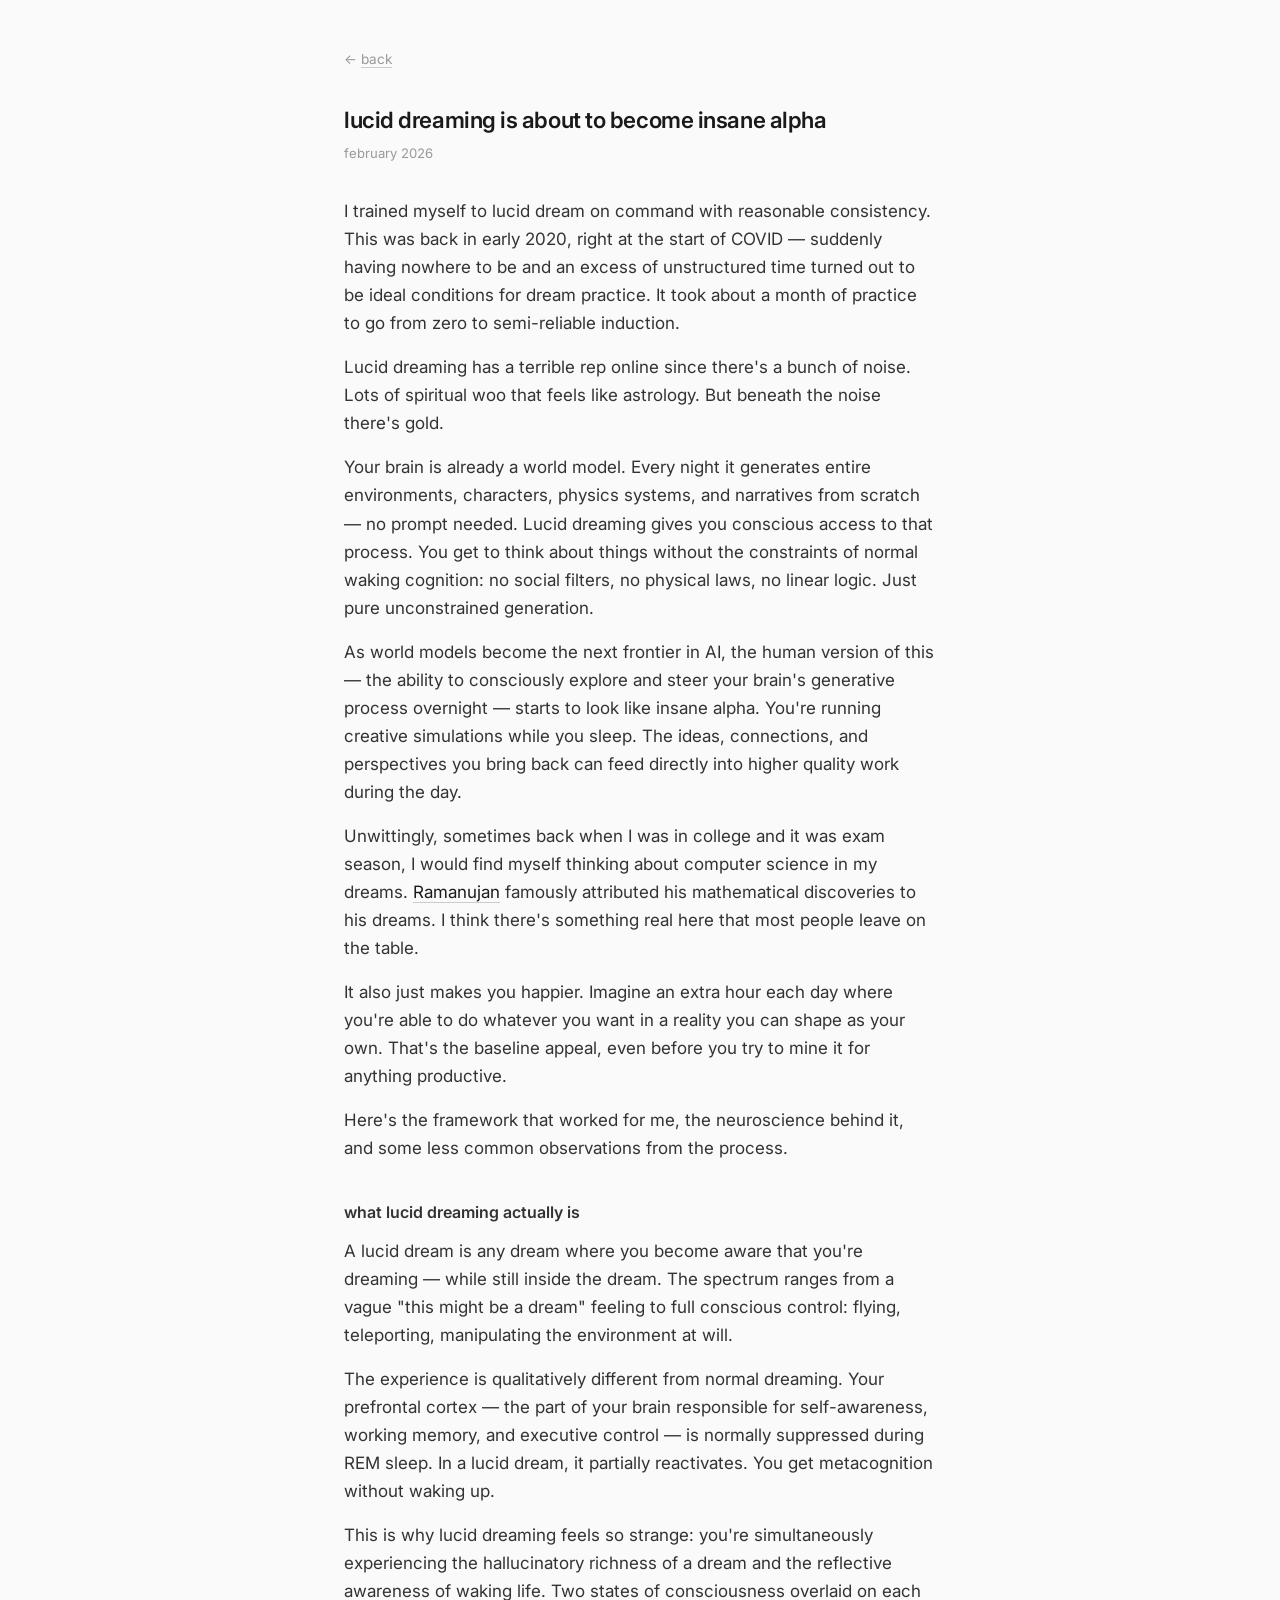
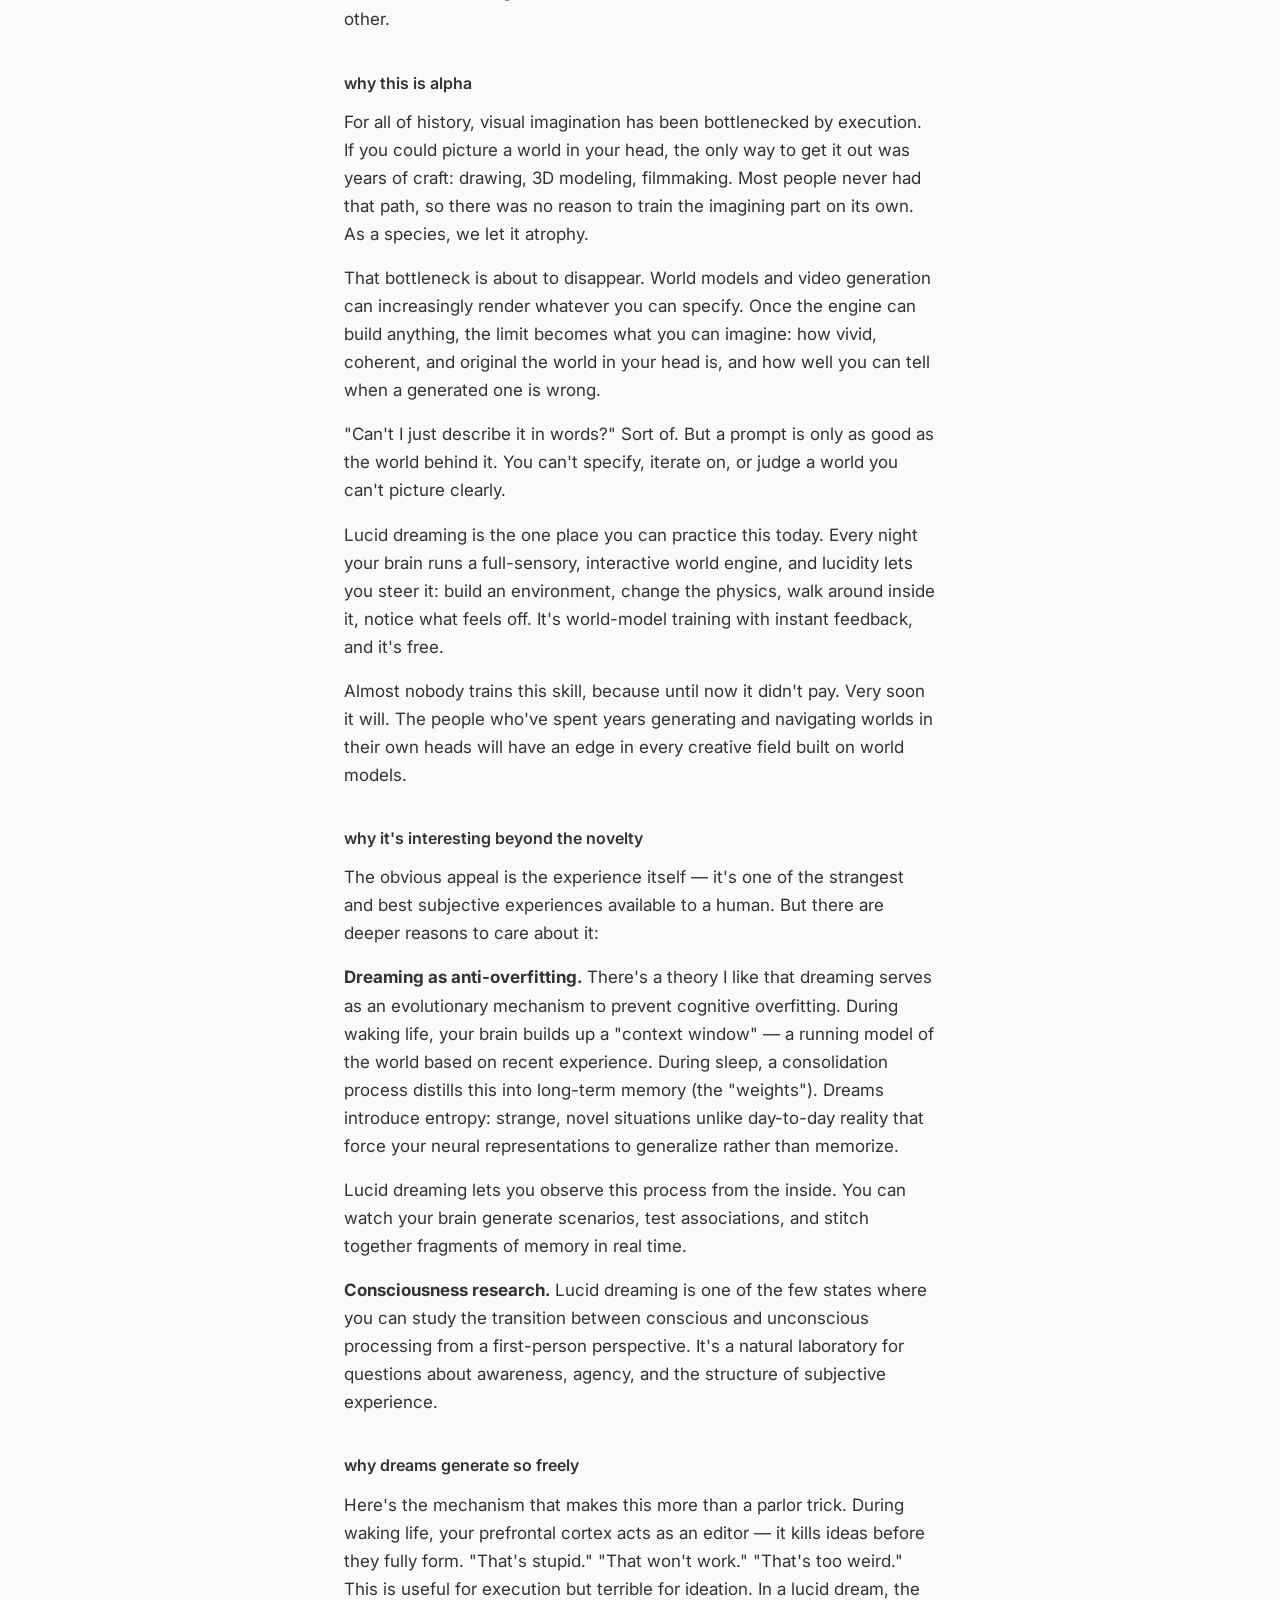
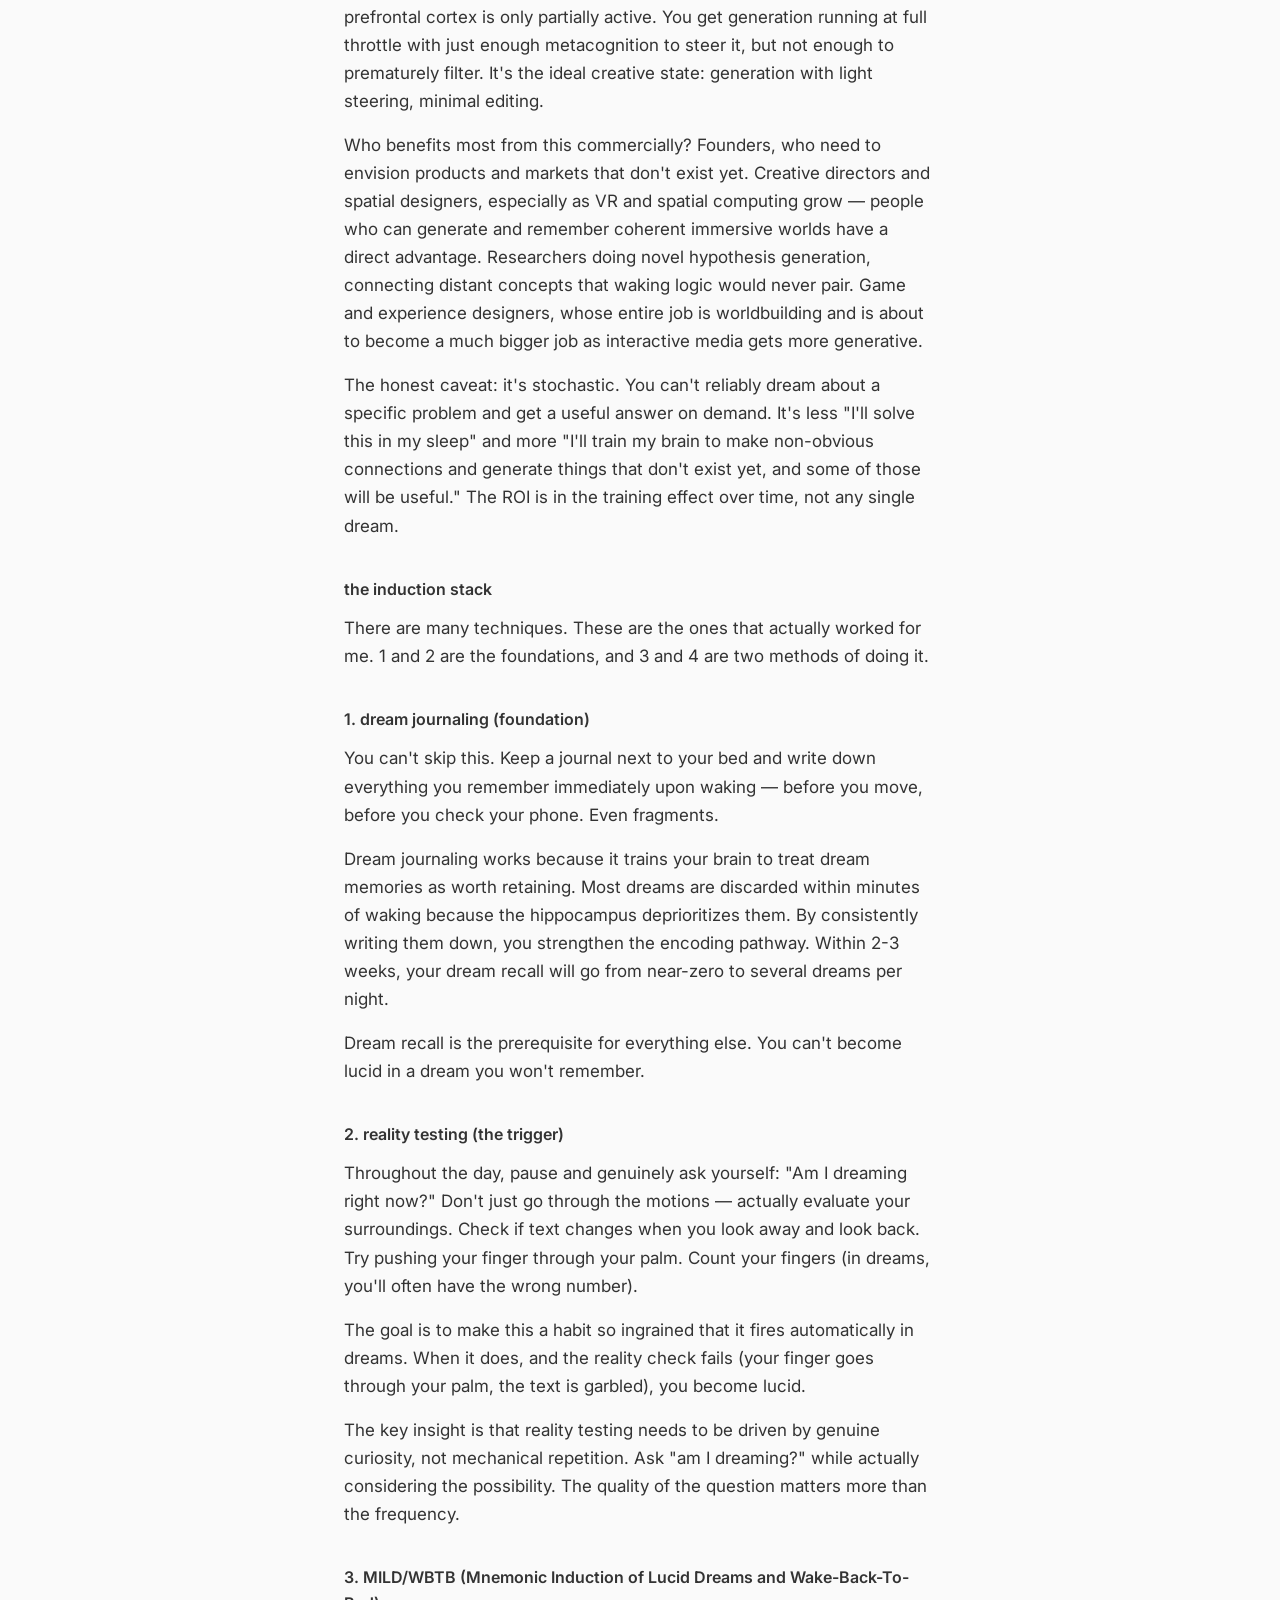
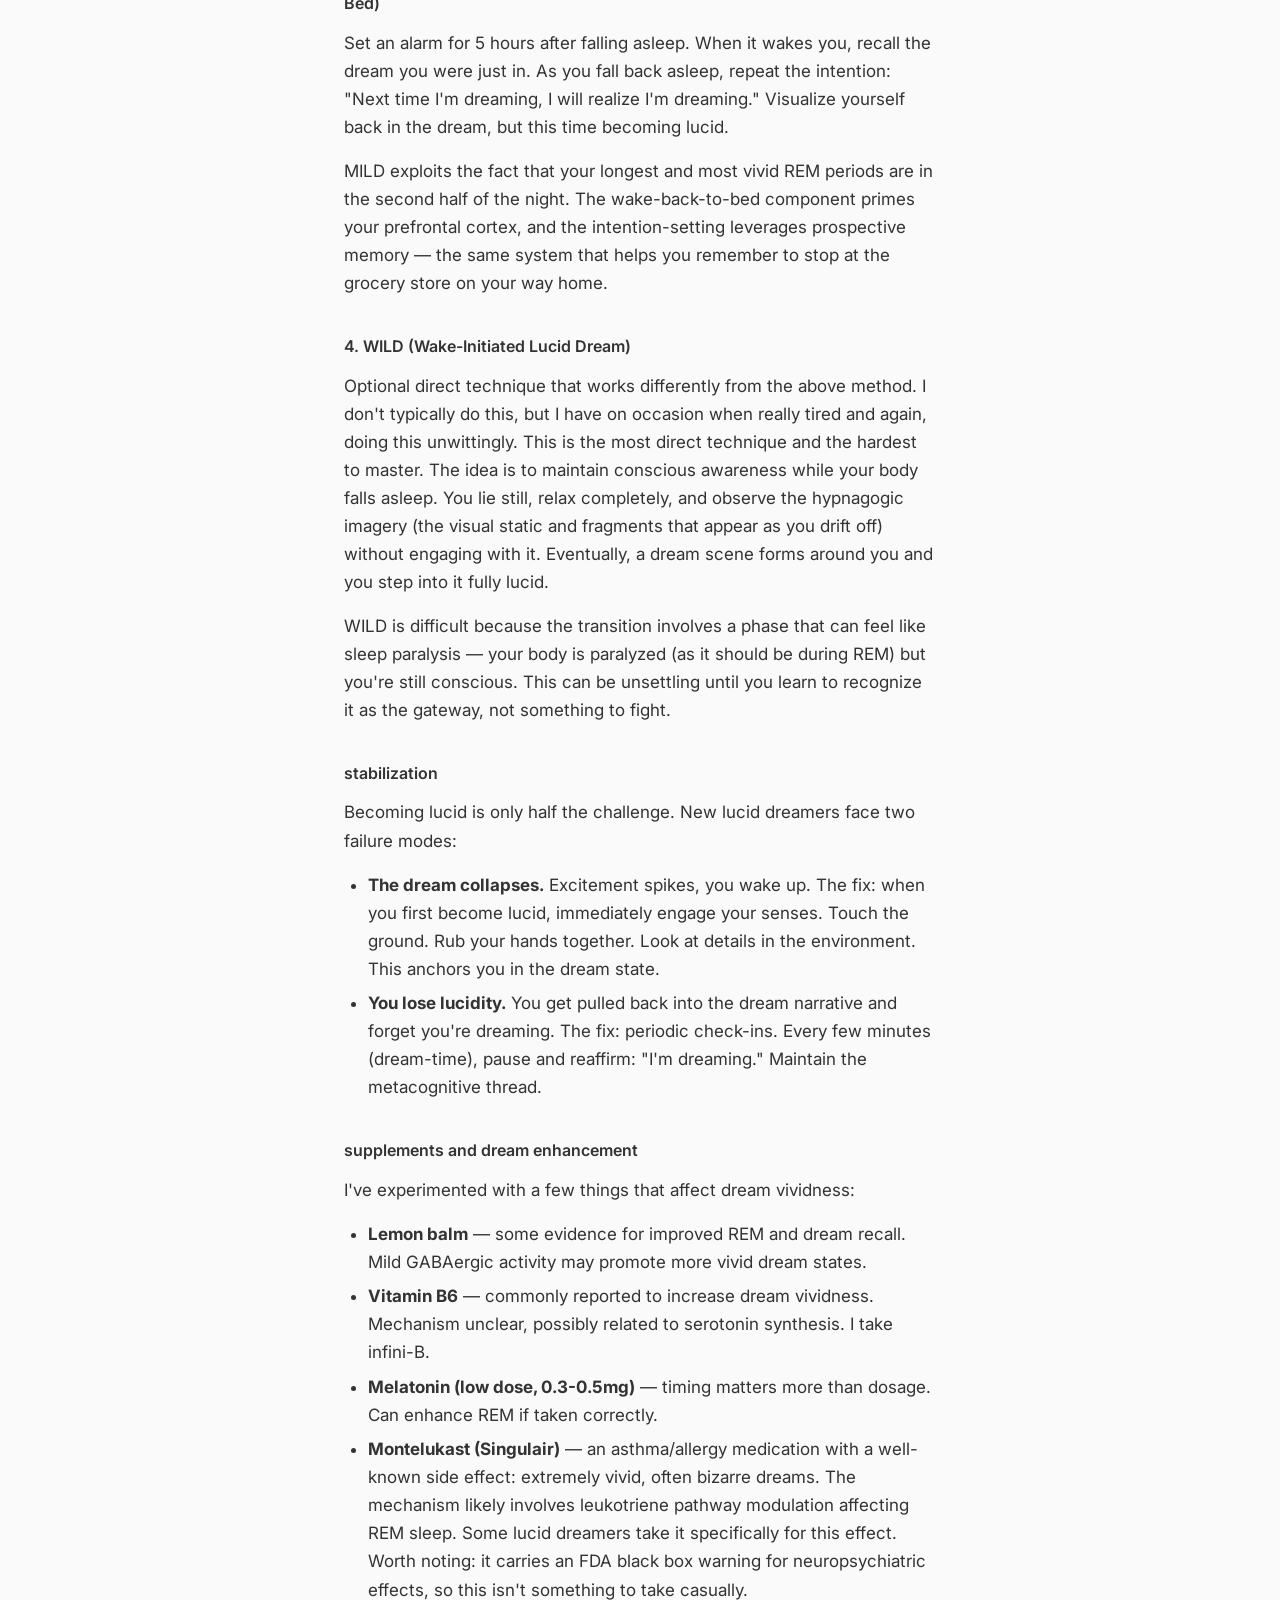
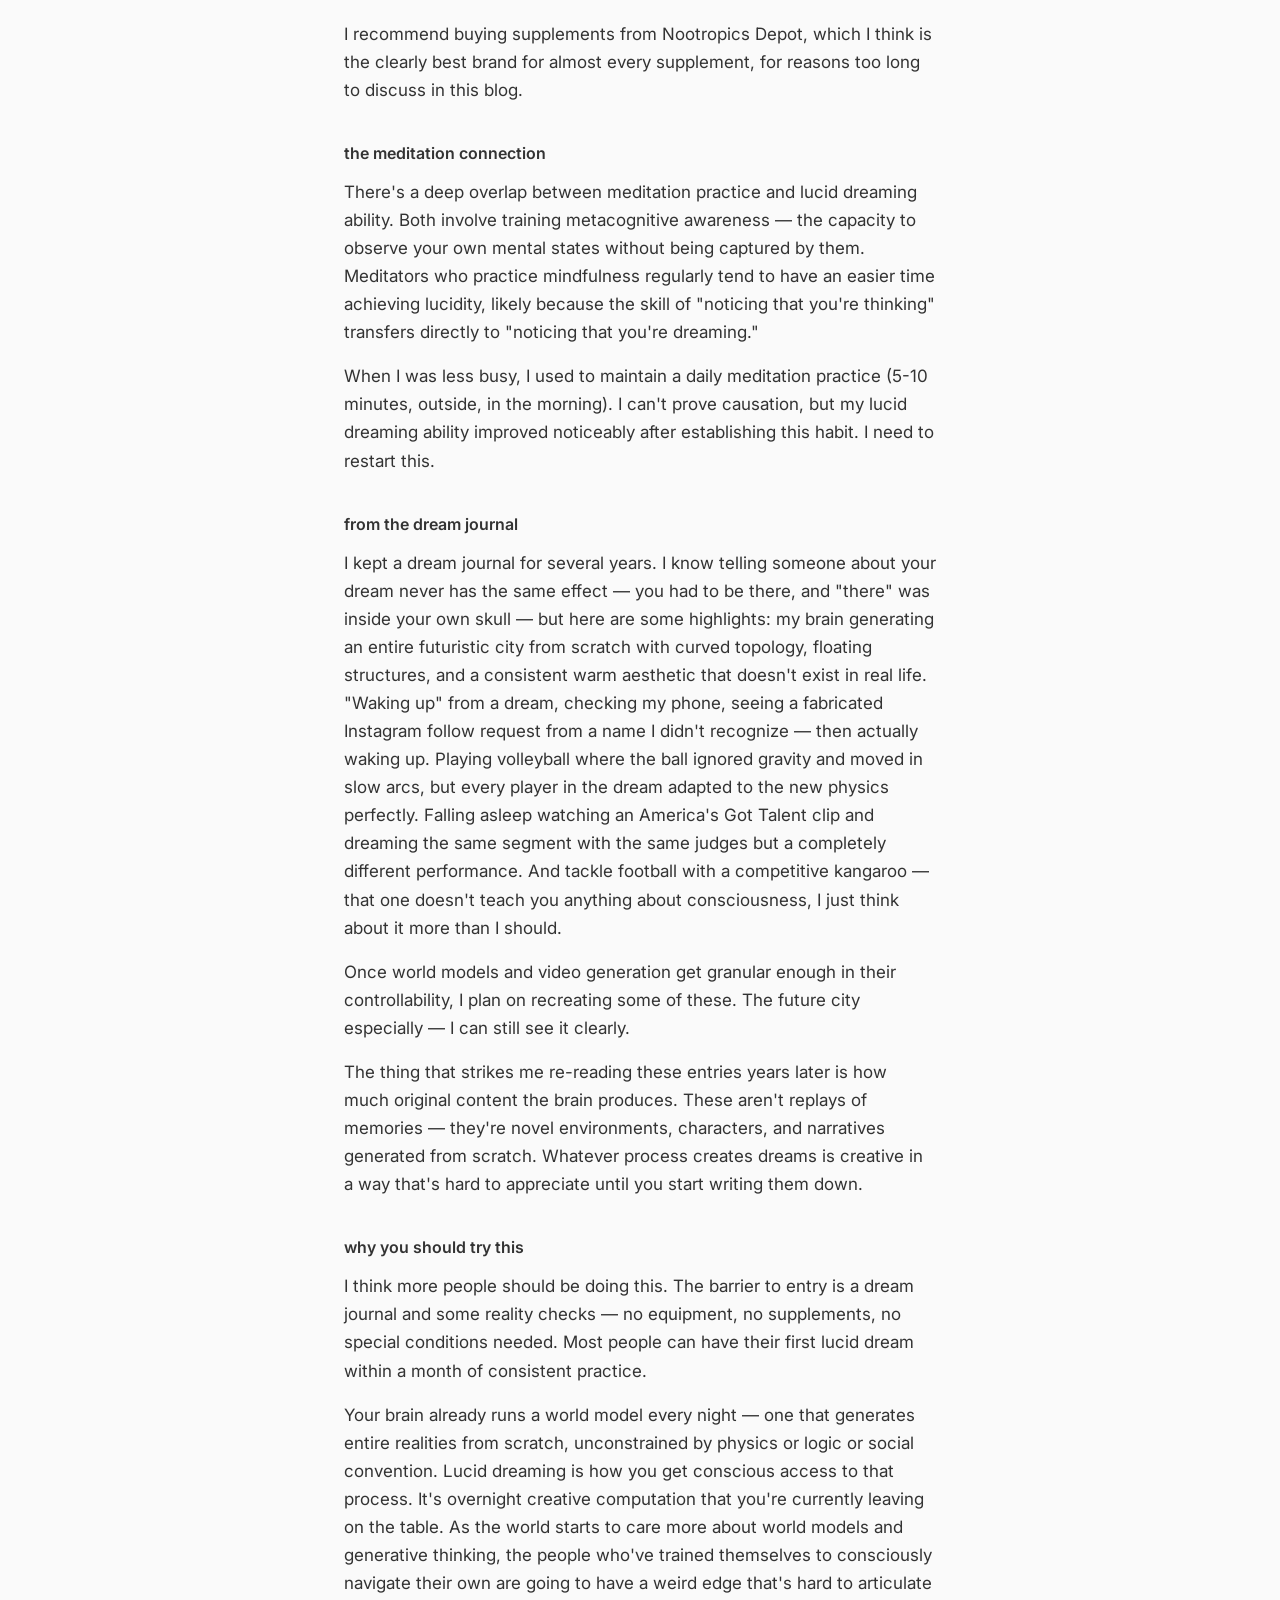
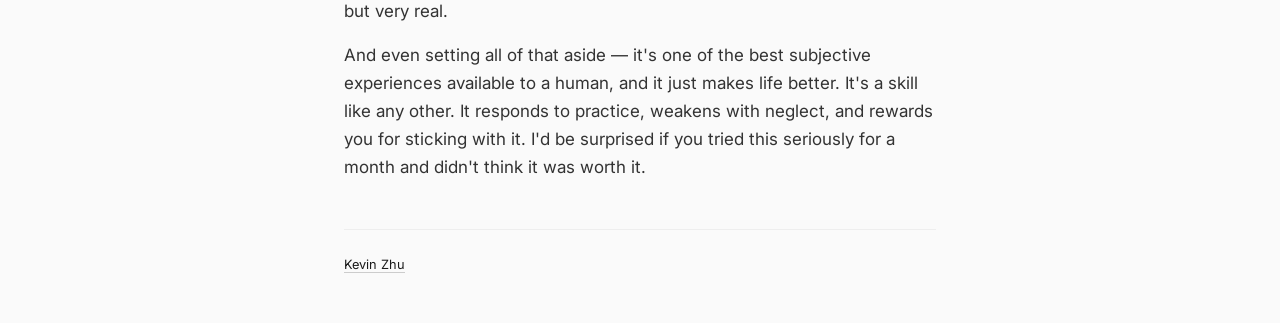
<file: writing/lucid-dreaming.html>
<!DOCTYPE html>
<html lang="en">
<head>
<!-- Google tag (gtag.js) -->
<script async src="https://www.googletagmanager.com/gtag/js?id=G-B70MGNV29D"></script>
<script>
  window.dataLayer = window.dataLayer || [];
  function gtag(){dataLayer.push(arguments);}
  gtag('js', new Date());
  gtag('config', 'G-B70MGNV29D');
</script>
<meta charset="UTF-8">
<meta name="viewport" content="width=device-width, initial-scale=1.0">
<title>Lucid Dreaming Is About to Become Insane Alpha — Kevin Zhu</title>
<link rel="preconnect" href="https://fonts.googleapis.com">
<link rel="preconnect" href="https://fonts.gstatic.com" crossorigin>
<link href="https://fonts.googleapis.com/css2?family=Inter:ital,wght@0,400;0,600;1,400&display=swap" rel="stylesheet">
<style>
  * { margin: 0; padding: 0; box-sizing: border-box; }

  body {
    font-family: 'Inter', system-ui, -apple-system, sans-serif;
    font-size: 17px;
    line-height: 1.65;
    color: #1a1a1a;
    background: #fafafa;
    padding: 3rem 1.5rem;
    max-width: 640px;
    margin: 0 auto;
  }

  a {
    color: #1a1a1a;
    text-decoration: none;
    border-bottom: 1px solid #ccc;
    transition: border-color 0.2s;
  }

  a:hover {
    border-color: #1a1a1a;
  }

  .back {
    font-size: 0.85rem;
    color: #999;
    margin-bottom: 2rem;
    display: block;
  }

  .back a { color: #999; }

  h1 {
    font-size: 1.4rem;
    font-weight: 600;
    letter-spacing: -0.02em;
    margin-bottom: 0.25rem;
  }

  .date {
    font-size: 0.82rem;
    color: #999;
    margin-bottom: 2rem;
  }

  h2 {
    font-size: 1rem;
    font-weight: 600;
    margin-top: 2.25rem;
    margin-bottom: 0.75rem;
    color: #333;
  }

  p {
    margin-bottom: 1rem;
    color: #333;
  }

  ul, ol {
    padding-left: 1.5rem;
    margin-bottom: 1rem;
    color: #333;
  }

  li {
    margin-bottom: 0.4rem;
  }

  code {
    font-size: 0.9em;
    background: #eee;
    padding: 0.1rem 0.3rem;
    border-radius: 2px;
  }

  .footer {
    margin-top: 3rem;
    padding-top: 1.5rem;
    border-top: 1px solid #eee;
    font-size: 0.8rem;
    color: #bbb;
  }

  @media (max-width: 500px) {
    body { font-size: 16px; padding: 2rem 1.25rem; }
  }
</style>
</head>
<body>

<span class="back">← <a href="..">back</a></span>

<h1>lucid dreaming is about to become insane alpha</h1>
<div class="date">february 2026</div>

<p>I trained myself to lucid dream on command with reasonable consistency. This was back in early 2020, right at the start of COVID — suddenly having nowhere to be and an excess of unstructured time turned out to be ideal conditions for dream practice. It took about a month of practice to go from zero to semi-reliable induction.</p>

<p>Lucid dreaming has a terrible rep online since there's a bunch of noise. Lots of spiritual woo that feels like astrology. But beneath the noise there's gold.</p>

<p>Your brain is already a world model. Every night it generates entire environments, characters, physics systems, and narratives from scratch — no prompt needed. Lucid dreaming gives you conscious access to that process. You get to think about things without the constraints of normal waking cognition: no social filters, no physical laws, no linear logic. Just pure unconstrained generation.</p>

<p>As world models become the next frontier in AI, the human version of this — the ability to consciously explore and steer your brain's generative process overnight — starts to look like insane alpha. You're running creative simulations while you sleep. The ideas, connections, and perspectives you bring back can feed directly into higher quality work during the day.</p>

<p>Unwittingly, sometimes back when I was in college and it was exam season, I would find myself thinking about computer science in my dreams. <a href="https://en.wikipedia.org/wiki/Srinivasa_Ramanujan#Personality_and_spiritual_life">Ramanujan</a> famously attributed his mathematical discoveries to his dreams. I think there's something real here that most people leave on the table.</p>

<p>It also just makes you happier. Imagine an extra hour each day where you're able to do whatever you want in a reality you can shape as your own. That's the baseline appeal, even before you try to mine it for anything productive.</p>

<p>Here's the framework that worked for me, the neuroscience behind it, and some less common observations from the process.</p>

<h2>what lucid dreaming actually is</h2>

<p>A lucid dream is any dream where you become aware that you're dreaming — while still inside the dream. The spectrum ranges from a vague "this might be a dream" feeling to full conscious control: flying, teleporting, manipulating the environment at will.</p>

<p>The experience is qualitatively different from normal dreaming. Your prefrontal cortex — the part of your brain responsible for self-awareness, working memory, and executive control — is normally suppressed during REM sleep. In a lucid dream, it partially reactivates. You get metacognition without waking up.</p>

<p>This is why lucid dreaming feels so strange: you're simultaneously experiencing the hallucinatory richness of a dream and the reflective awareness of waking life. Two states of consciousness overlaid on each other.</p>

<h2>why this is alpha</h2>

<p>For all of history, visual imagination has been bottlenecked by execution. If you could picture a world in your head, the only way to get it out was years of craft: drawing, 3D modeling, filmmaking. Most people never had that path, so there was no reason to train the imagining part on its own. As a species, we let it atrophy.</p>

<p>That bottleneck is about to disappear. World models and video generation can increasingly render whatever you can specify. Once the engine can build anything, the limit becomes what you can imagine: how vivid, coherent, and original the world in your head is, and how well you can tell when a generated one is wrong.</p>

<p>"Can't I just describe it in words?" Sort of. But a prompt is only as good as the world behind it. You can't specify, iterate on, or judge a world you can't picture clearly.</p>

<p>Lucid dreaming is the one place you can practice this today. Every night your brain runs a full-sensory, interactive world engine, and lucidity lets you steer it: build an environment, change the physics, walk around inside it, notice what feels off. It's world-model training with instant feedback, and it's free.</p>

<p>Almost nobody trains this skill, because until now it didn't pay. Very soon it will. The people who've spent years generating and navigating worlds in their own heads will have an edge in every creative field built on world models.</p>

<h2>why it's interesting beyond the novelty</h2>

<p>The obvious appeal is the experience itself — it's one of the strangest and best subjective experiences available to a human. But there are deeper reasons to care about it:</p>

<p><strong>Dreaming as anti-overfitting.</strong> There's a theory I like that dreaming serves as an evolutionary mechanism to prevent cognitive overfitting. During waking life, your brain builds up a "context window" — a running model of the world based on recent experience. During sleep, a consolidation process distills this into long-term memory (the "weights"). Dreams introduce entropy: strange, novel situations unlike day-to-day reality that force your neural representations to generalize rather than memorize.</p>

<p>Lucid dreaming lets you observe this process from the inside. You can watch your brain generate scenarios, test associations, and stitch together fragments of memory in real time.</p>

<p><strong>Consciousness research.</strong> Lucid dreaming is one of the few states where you can study the transition between conscious and unconscious processing from a first-person perspective. It's a natural laboratory for questions about awareness, agency, and the structure of subjective experience.</p>

<h2>why dreams generate so freely</h2>

<p>Here's the mechanism that makes this more than a parlor trick. During waking life, your prefrontal cortex acts as an editor — it kills ideas before they fully form. "That's stupid." "That won't work." "That's too weird." This is useful for execution but terrible for ideation. In a lucid dream, the prefrontal cortex is only partially active. You get generation running at full throttle with just enough metacognition to steer it, but not enough to prematurely filter. It's the ideal creative state: generation with light steering, minimal editing.</p>

<p>Who benefits most from this commercially? Founders, who need to envision products and markets that don't exist yet. Creative directors and spatial designers, especially as VR and spatial computing grow — people who can generate and remember coherent immersive worlds have a direct advantage. Researchers doing novel hypothesis generation, connecting distant concepts that waking logic would never pair. Game and experience designers, whose entire job is worldbuilding and is about to become a much bigger job as interactive media gets more generative.</p>

<p>The honest caveat: it's stochastic. You can't reliably dream about a specific problem and get a useful answer on demand. It's less "I'll solve this in my sleep" and more "I'll train my brain to make non-obvious connections and generate things that don't exist yet, and some of those will be useful." The ROI is in the training effect over time, not any single dream.</p>

<h2>the induction stack</h2>

<p>There are many techniques. These are the ones that actually worked for me. 1 and 2 are the foundations, and 3 and 4 are two methods of doing it.</p>

<h2>1. dream journaling (foundation)</h2>

<p>You can't skip this. Keep a journal next to your bed and write down everything you remember immediately upon waking — before you move, before you check your phone. Even fragments.</p>

<p>Dream journaling works because it trains your brain to treat dream memories as worth retaining. Most dreams are discarded within minutes of waking because the hippocampus deprioritizes them. By consistently writing them down, you strengthen the encoding pathway. Within 2-3 weeks, your dream recall will go from near-zero to several dreams per night.</p>

<p>Dream recall is the prerequisite for everything else. You can't become lucid in a dream you won't remember.</p>

<h2>2. reality testing (the trigger)</h2>

<p>Throughout the day, pause and genuinely ask yourself: "Am I dreaming right now?" Don't just go through the motions — actually evaluate your surroundings. Check if text changes when you look away and look back. Try pushing your finger through your palm. Count your fingers (in dreams, you'll often have the wrong number).</p>

<p>The goal is to make this a habit so ingrained that it fires automatically in dreams. When it does, and the reality check fails (your finger goes through your palm, the text is garbled), you become lucid.</p>

<p>The key insight is that reality testing needs to be driven by genuine curiosity, not mechanical repetition. Ask "am I dreaming?" while actually considering the possibility. The quality of the question matters more than the frequency.</p>

<h2>3. MILD/WBTB (Mnemonic Induction of Lucid Dreams and Wake-Back-To-Bed)</h2>

<p>Set an alarm for 5 hours after falling asleep. When it wakes you, recall the dream you were just in. As you fall back asleep, repeat the intention: "Next time I'm dreaming, I will realize I'm dreaming." Visualize yourself back in the dream, but this time becoming lucid.</p>

<p>MILD exploits the fact that your longest and most vivid REM periods are in the second half of the night. The wake-back-to-bed component primes your prefrontal cortex, and the intention-setting leverages prospective memory — the same system that helps you remember to stop at the grocery store on your way home.</p>

<h2>4. WILD (Wake-Initiated Lucid Dream)</h2>

<p>Optional direct technique that works differently from the above method. I don't typically do this, but I have on occasion when really tired and again, doing this unwittingly. This is the most direct technique and the hardest to master. The idea is to maintain conscious awareness while your body falls asleep. You lie still, relax completely, and observe the hypnagogic imagery (the visual static and fragments that appear as you drift off) without engaging with it. Eventually, a dream scene forms around you and you step into it fully lucid.</p>

<p>WILD is difficult because the transition involves a phase that can feel like sleep paralysis — your body is paralyzed (as it should be during REM) but you're still conscious. This can be unsettling until you learn to recognize it as the gateway, not something to fight.</p>

<h2>stabilization</h2>

<p>Becoming lucid is only half the challenge. New lucid dreamers face two failure modes:</p>

<ul>
  <li><strong>The dream collapses.</strong> Excitement spikes, you wake up. The fix: when you first become lucid, immediately engage your senses. Touch the ground. Rub your hands together. Look at details in the environment. This anchors you in the dream state.</li>
  <li><strong>You lose lucidity.</strong> You get pulled back into the dream narrative and forget you're dreaming. The fix: periodic check-ins. Every few minutes (dream-time), pause and reaffirm: "I'm dreaming." Maintain the metacognitive thread.</li>
</ul>

<h2>supplements and dream enhancement</h2>

<p>I've experimented with a few things that affect dream vividness:</p>

<ul>
  <li><strong>Lemon balm</strong> — some evidence for improved REM and dream recall. Mild GABAergic activity may promote more vivid dream states.</li>
  <li><strong>Vitamin B6</strong> — commonly reported to increase dream vividness. Mechanism unclear, possibly related to serotonin synthesis. I take infini-B.</li>
  <li><strong>Melatonin (low dose, 0.3-0.5mg)</strong> — timing matters more than dosage. Can enhance REM if taken correctly.</li>
  <li><strong>Montelukast (Singulair)</strong> — an asthma/allergy medication with a well-known side effect: extremely vivid, often bizarre dreams. The mechanism likely involves leukotriene pathway modulation affecting REM sleep. Some lucid dreamers take it specifically for this effect. Worth noting: it carries an FDA black box warning for neuropsychiatric effects, so this isn't something to take casually.</li>
</ul>

<p>I recommend buying supplements from Nootropics Depot, which I think is the clearly best brand for almost every supplement, for reasons too long to discuss in this blog.</p>

<h2>the meditation connection</h2>

<p>There's a deep overlap between meditation practice and lucid dreaming ability. Both involve training metacognitive awareness — the capacity to observe your own mental states without being captured by them. Meditators who practice mindfulness regularly tend to have an easier time achieving lucidity, likely because the skill of "noticing that you're thinking" transfers directly to "noticing that you're dreaming."</p>

<p>When I was less busy, I used to maintain a daily meditation practice (5-10 minutes, outside, in the morning). I can't prove causation, but my lucid dreaming ability improved noticeably after establishing this habit. I need to restart this.</p>

<h2>from the dream journal</h2>

<p>I kept a dream journal for several years. I know telling someone about your dream never has the same effect — you had to be there, and "there" was inside your own skull — but here are some highlights: my brain generating an entire futuristic city from scratch with curved topology, floating structures, and a consistent warm aesthetic that doesn't exist in real life. "Waking up" from a dream, checking my phone, seeing a fabricated Instagram follow request from a name I didn't recognize — then actually waking up. Playing volleyball where the ball ignored gravity and moved in slow arcs, but every player in the dream adapted to the new physics perfectly. Falling asleep watching an America's Got Talent clip and dreaming the same segment with the same judges but a completely different performance. And tackle football with a competitive kangaroo — that one doesn't teach you anything about consciousness, I just think about it more than I should.</p>

<p>Once world models and video generation get granular enough in their controllability, I plan on recreating some of these. The future city especially — I can still see it clearly.</p>

<p>The thing that strikes me re-reading these entries years later is how much original content the brain produces. These aren't replays of memories — they're novel environments, characters, and narratives generated from scratch. Whatever process creates dreams is creative in a way that's hard to appreciate until you start writing them down.</p>

<h2>why you should try this</h2>

<p>I think more people should be doing this. The barrier to entry is a dream journal and some reality checks — no equipment, no supplements, no special conditions needed. Most people can have their first lucid dream within a month of consistent practice.</p>

<p>Your brain already runs a world model every night — one that generates entire realities from scratch, unconstrained by physics or logic or social convention. Lucid dreaming is how you get conscious access to that process. It's overnight creative computation that you're currently leaving on the table. As the world starts to care more about world models and generative thinking, the people who've trained themselves to consciously navigate their own are going to have a weird edge that's hard to articulate but very real.</p>

<p>And even setting all of that aside — it's one of the best subjective experiences available to a human, and it just makes life better. It's a skill like any other. It responds to practice, weakens with neglect, and rewards you for sticking with it. I'd be surprised if you tried this seriously for a month and didn't think it was worth it.</p>

<div class="footer">
  <a href="..">Kevin Zhu</a>
</div>

</body>
</html>
</file>
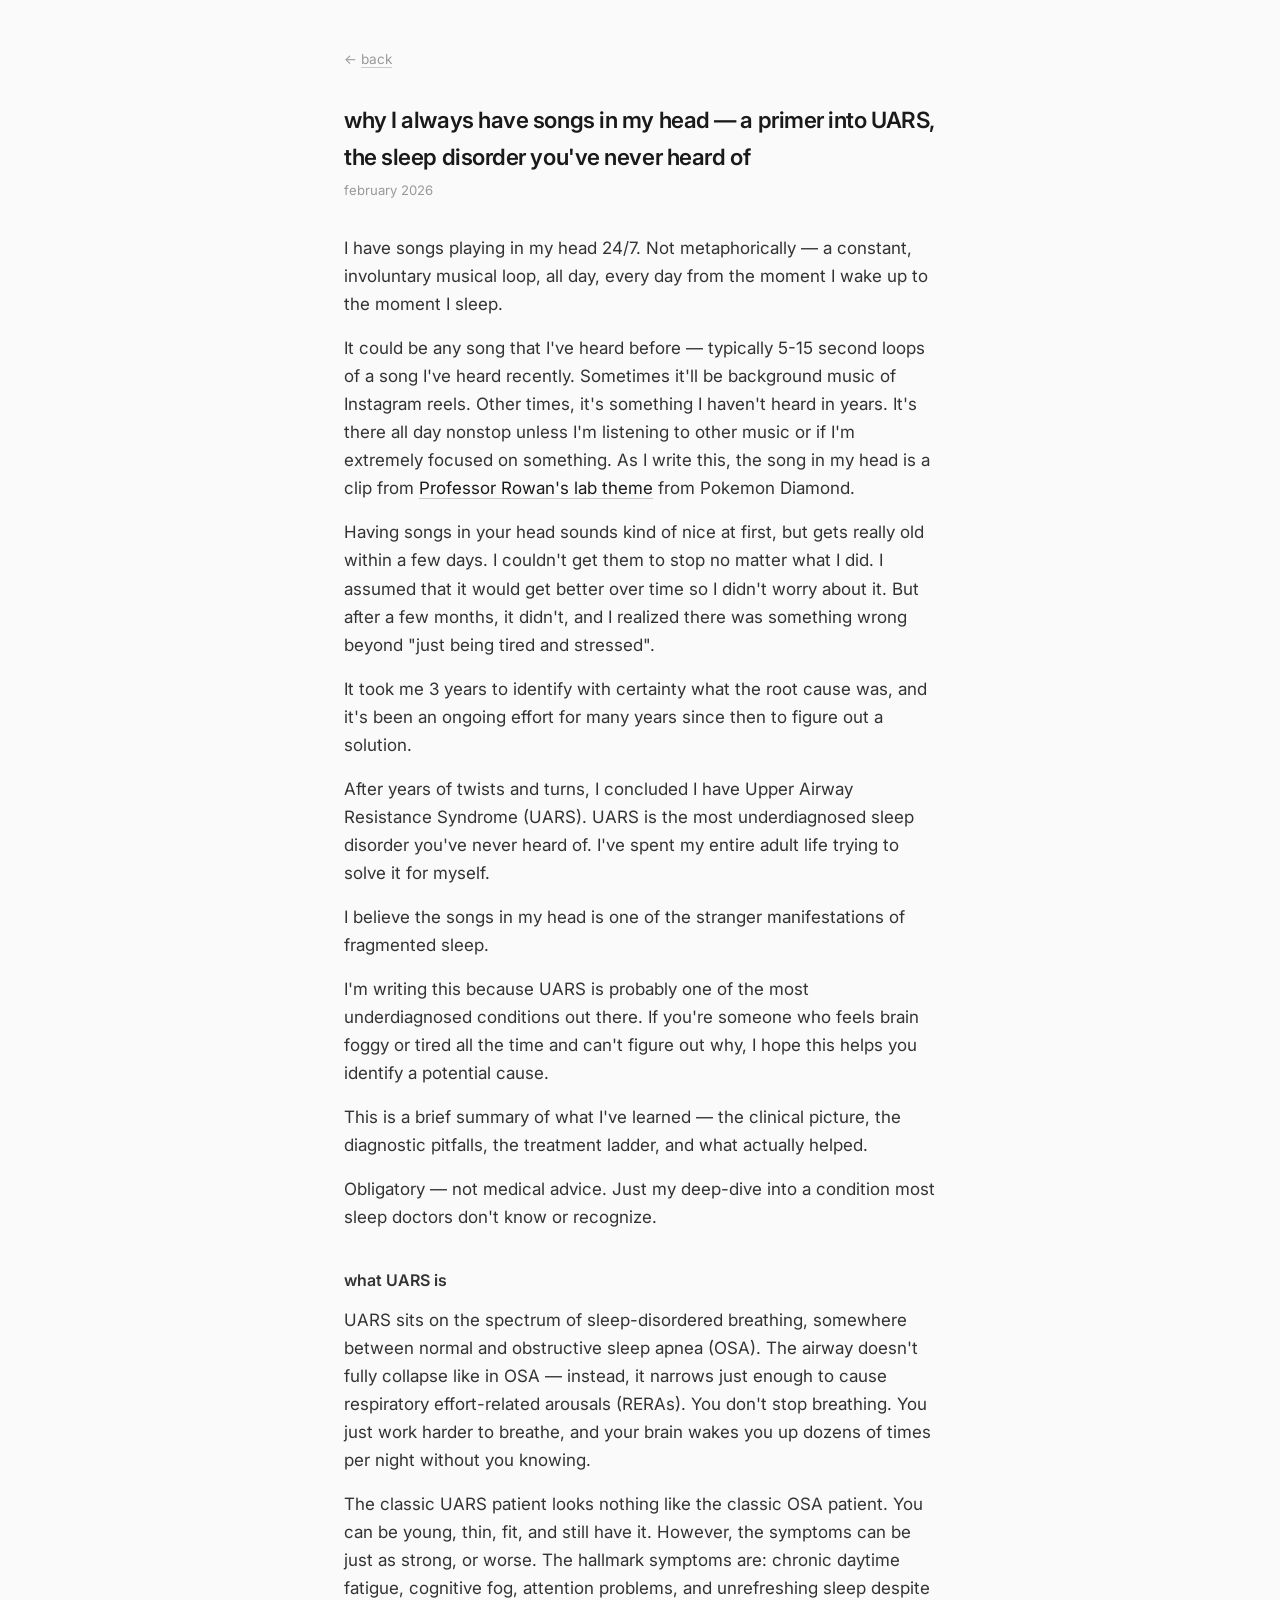
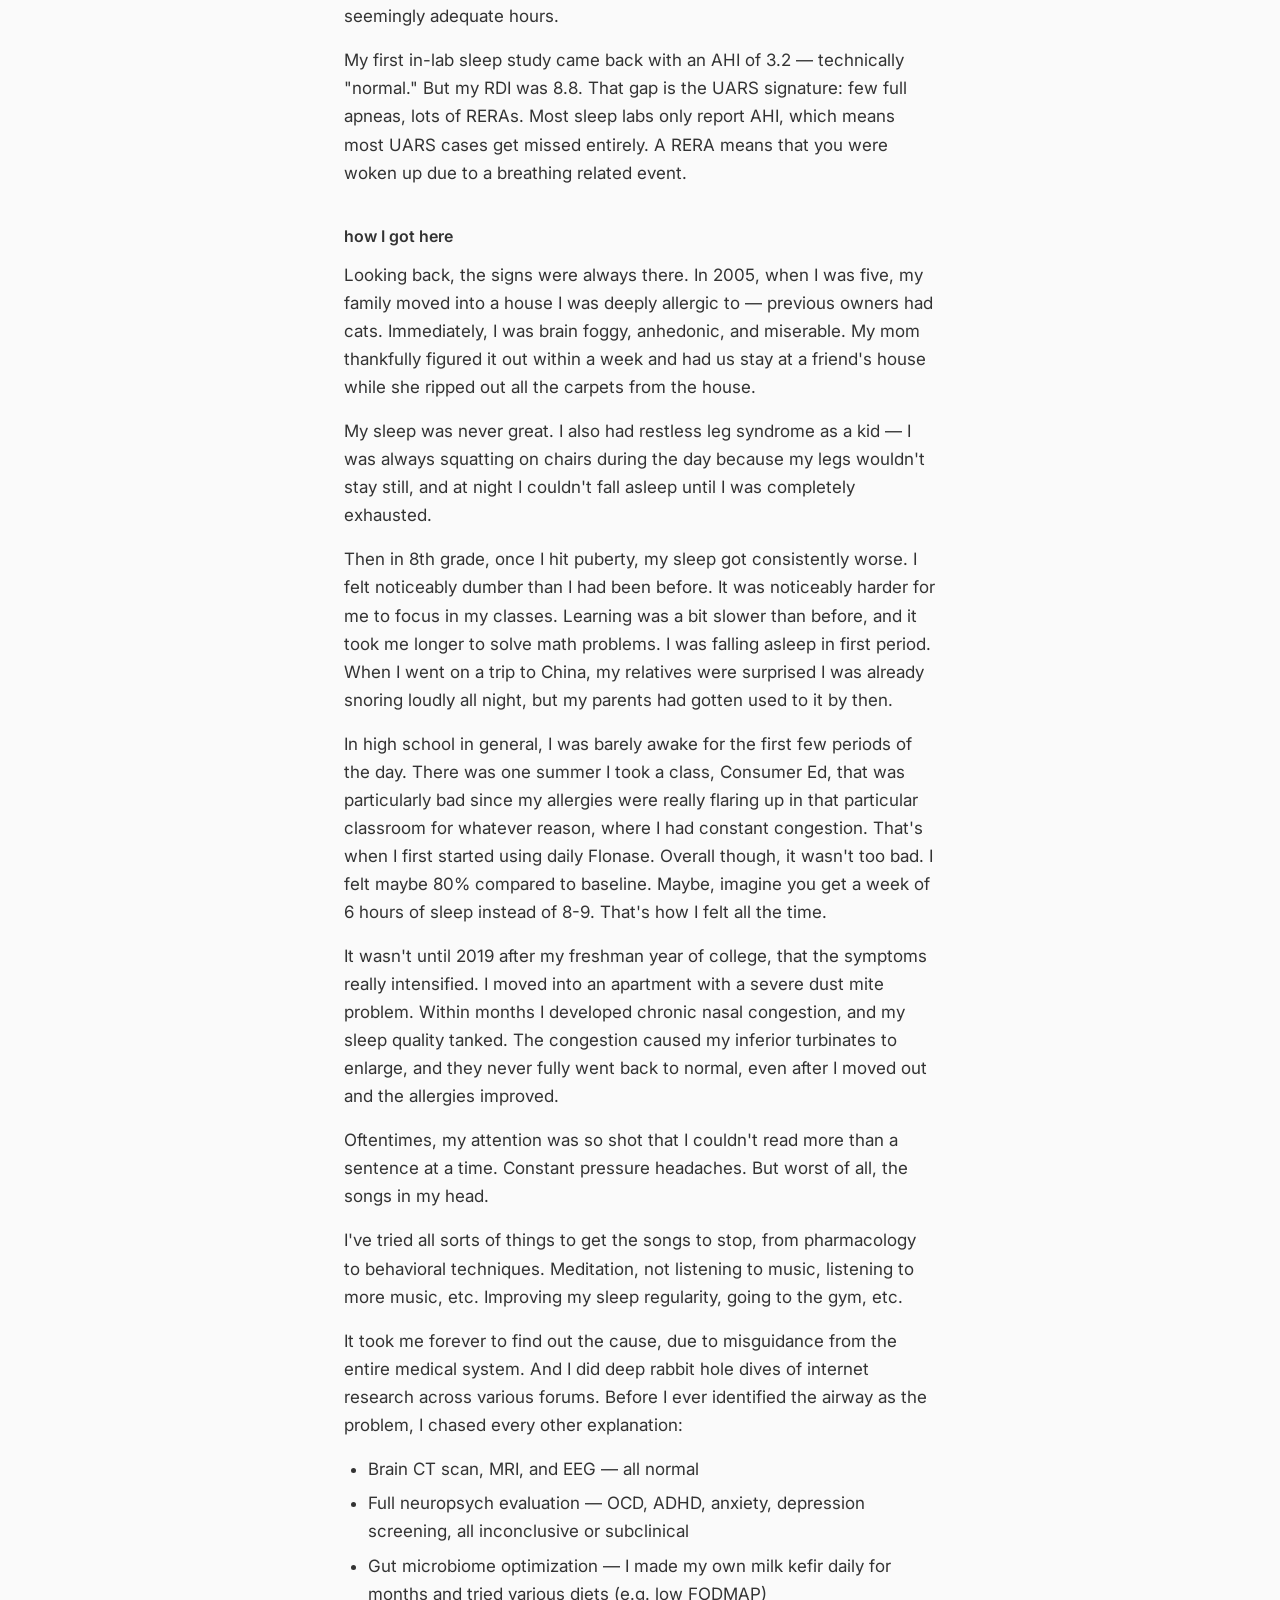
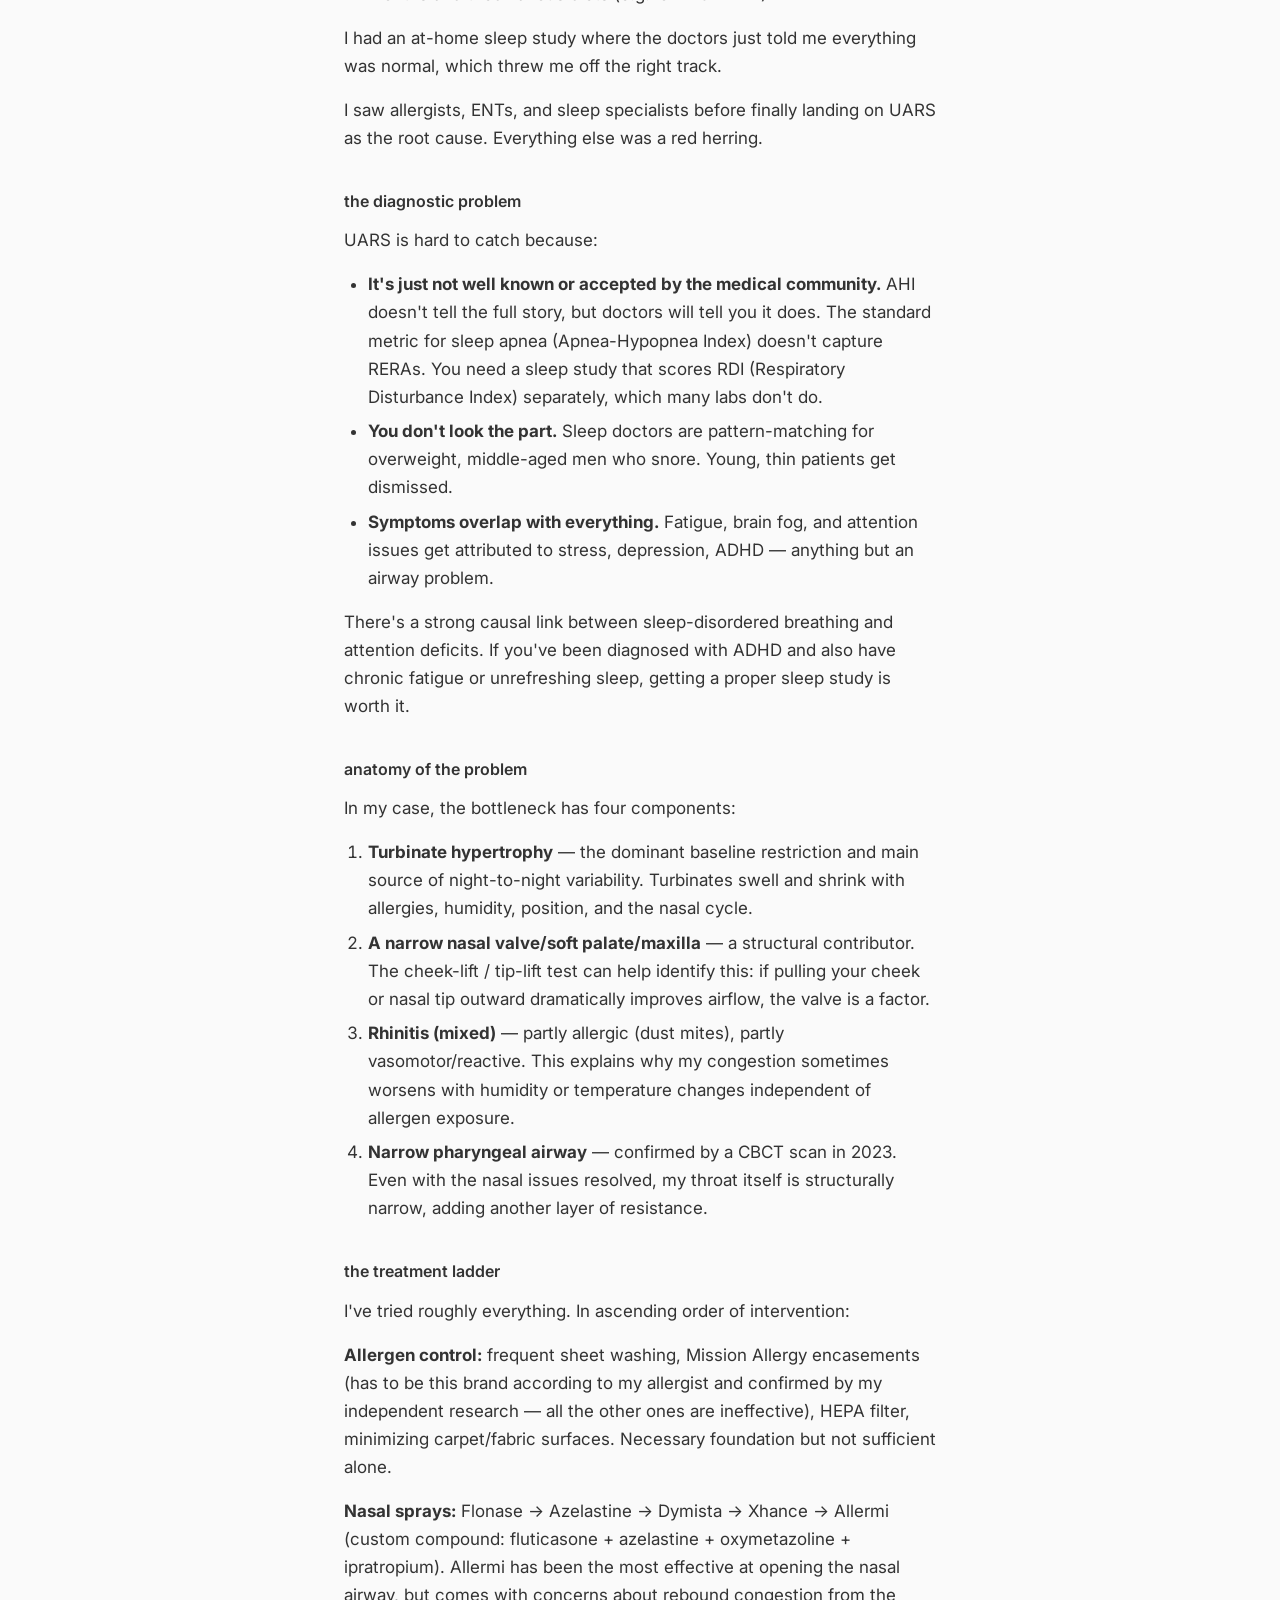
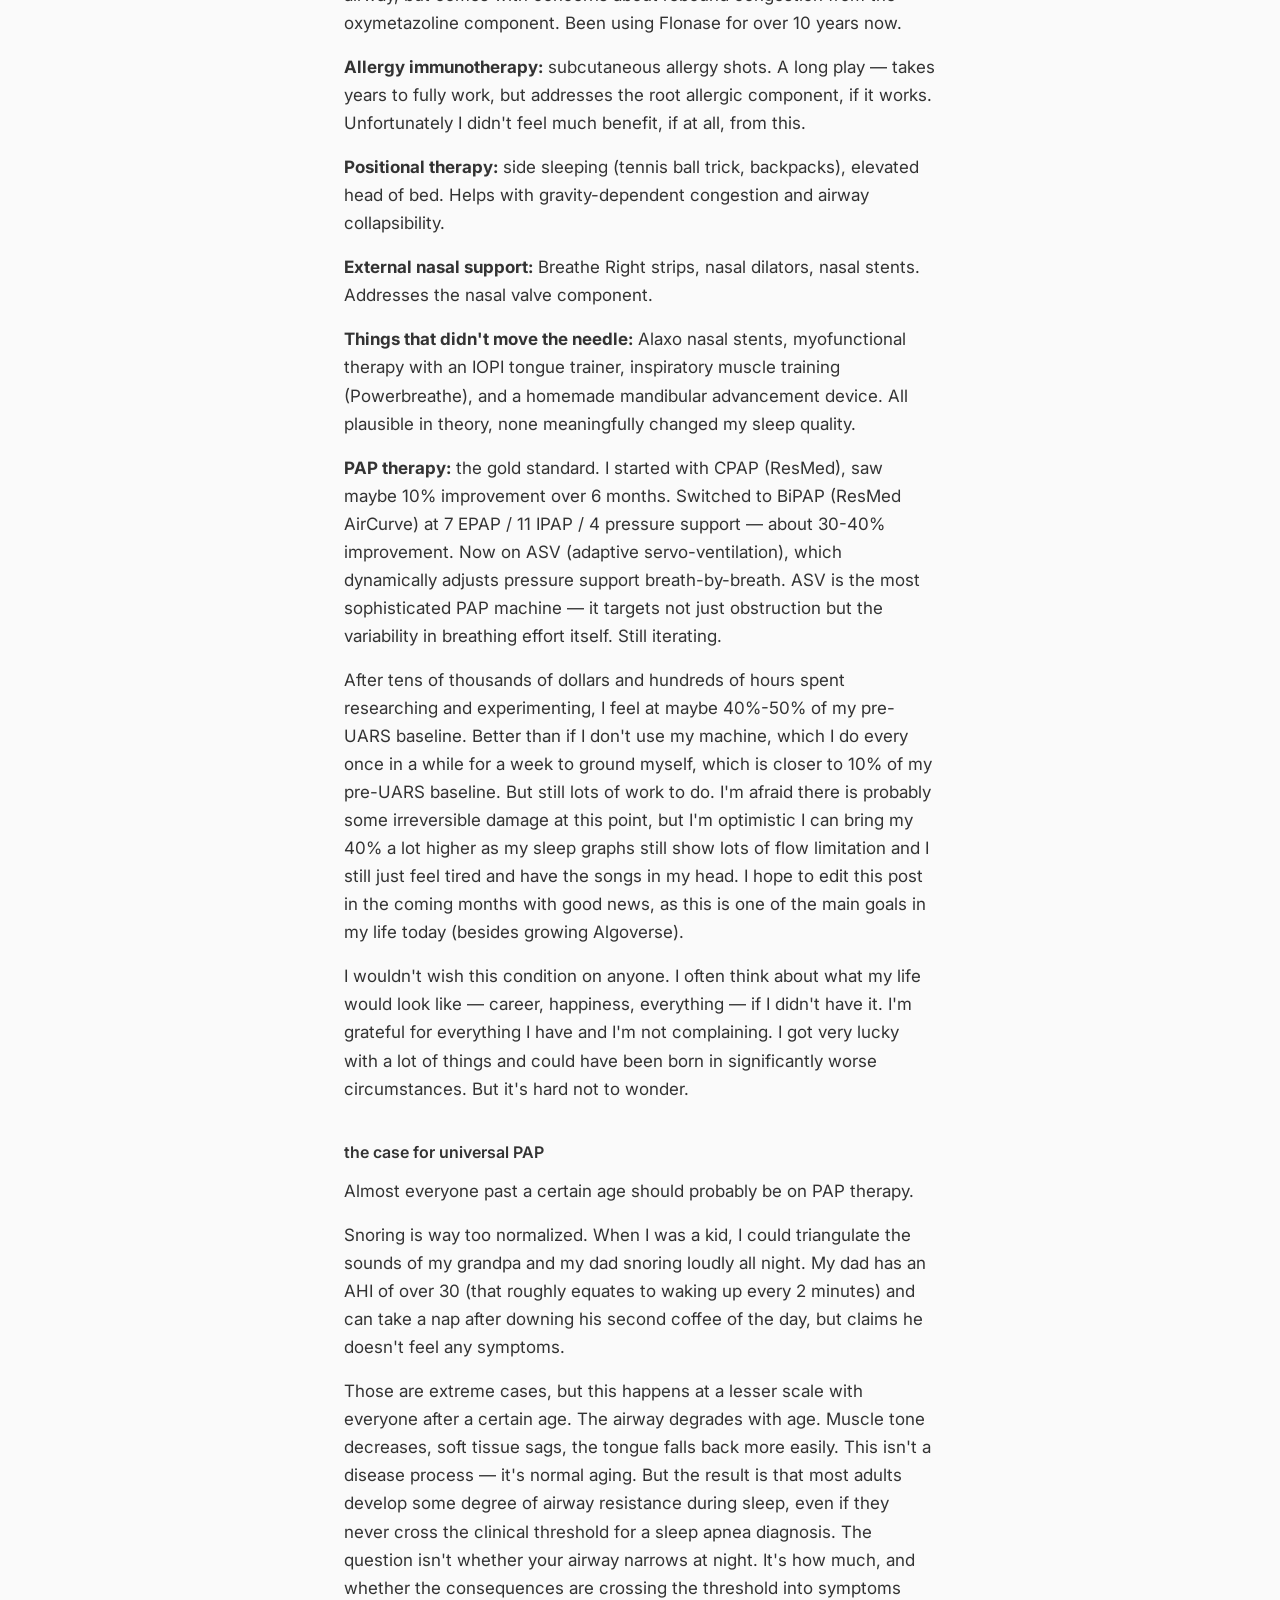
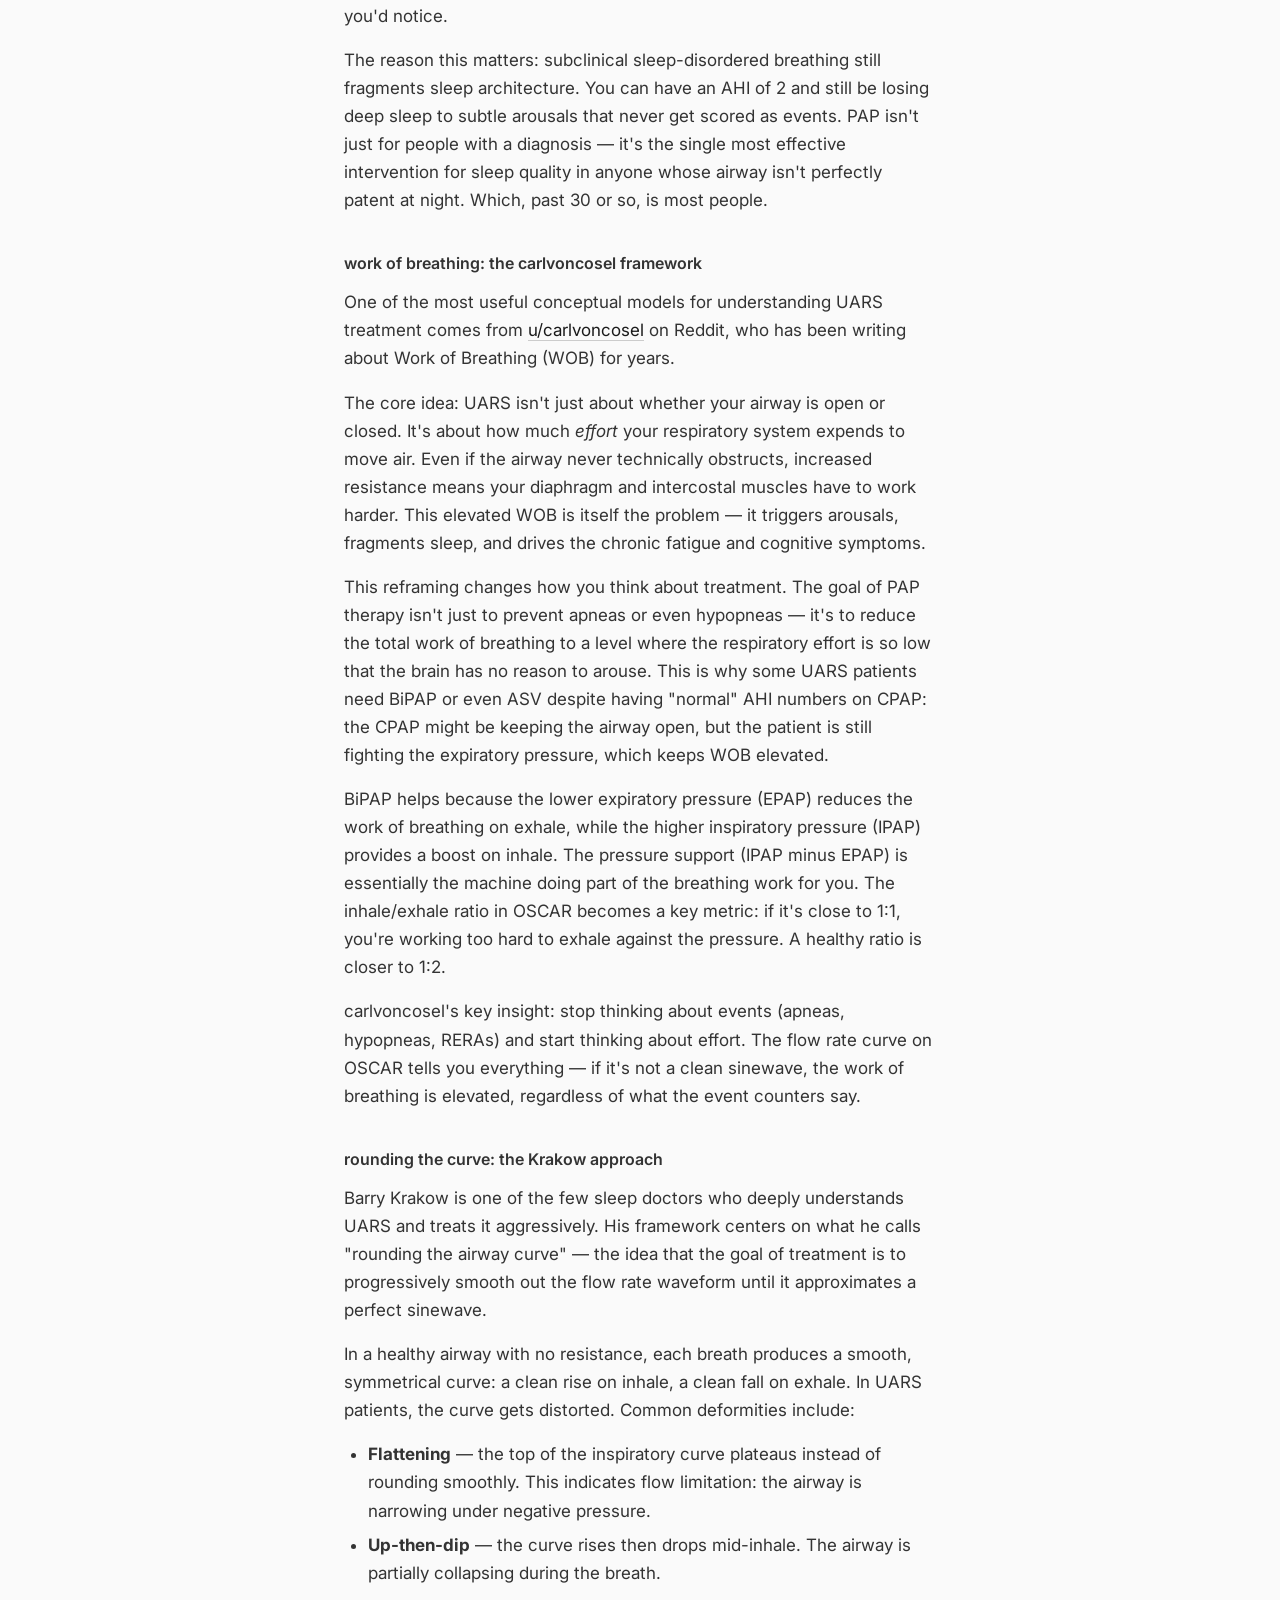
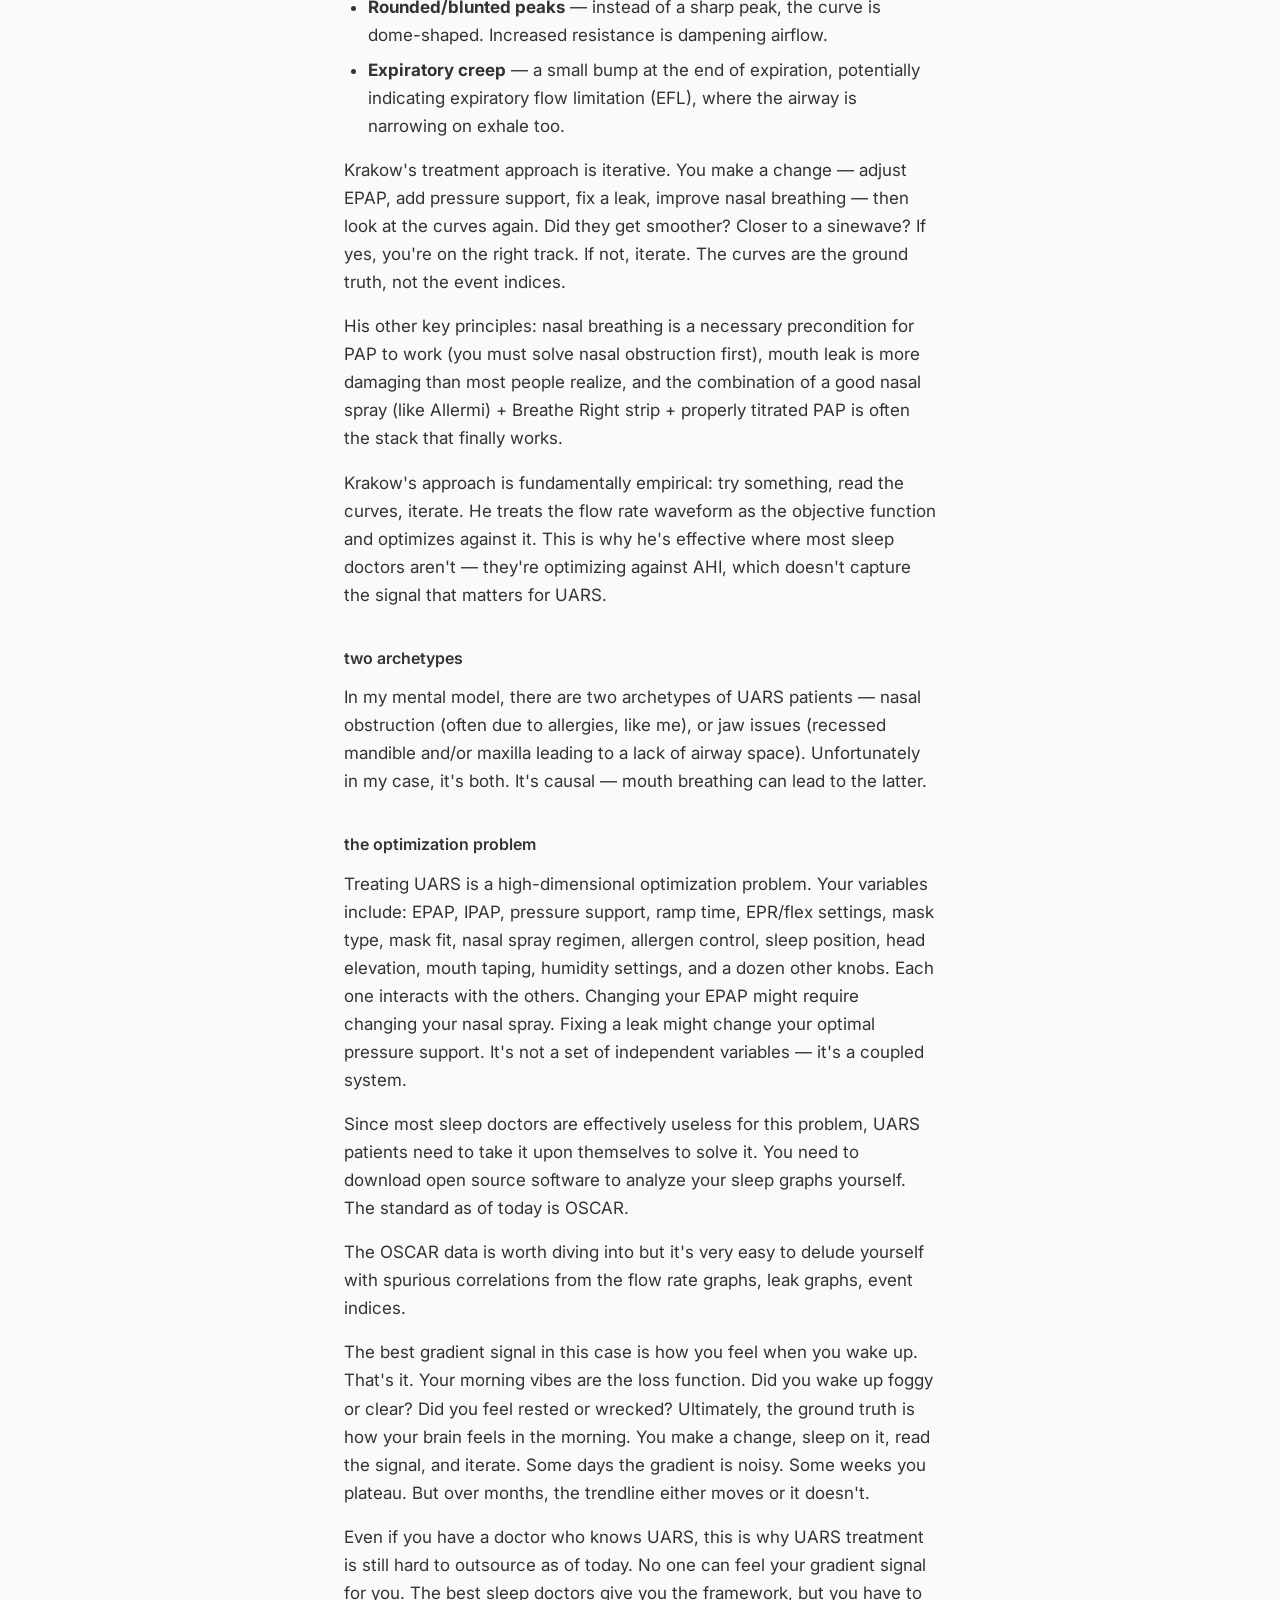
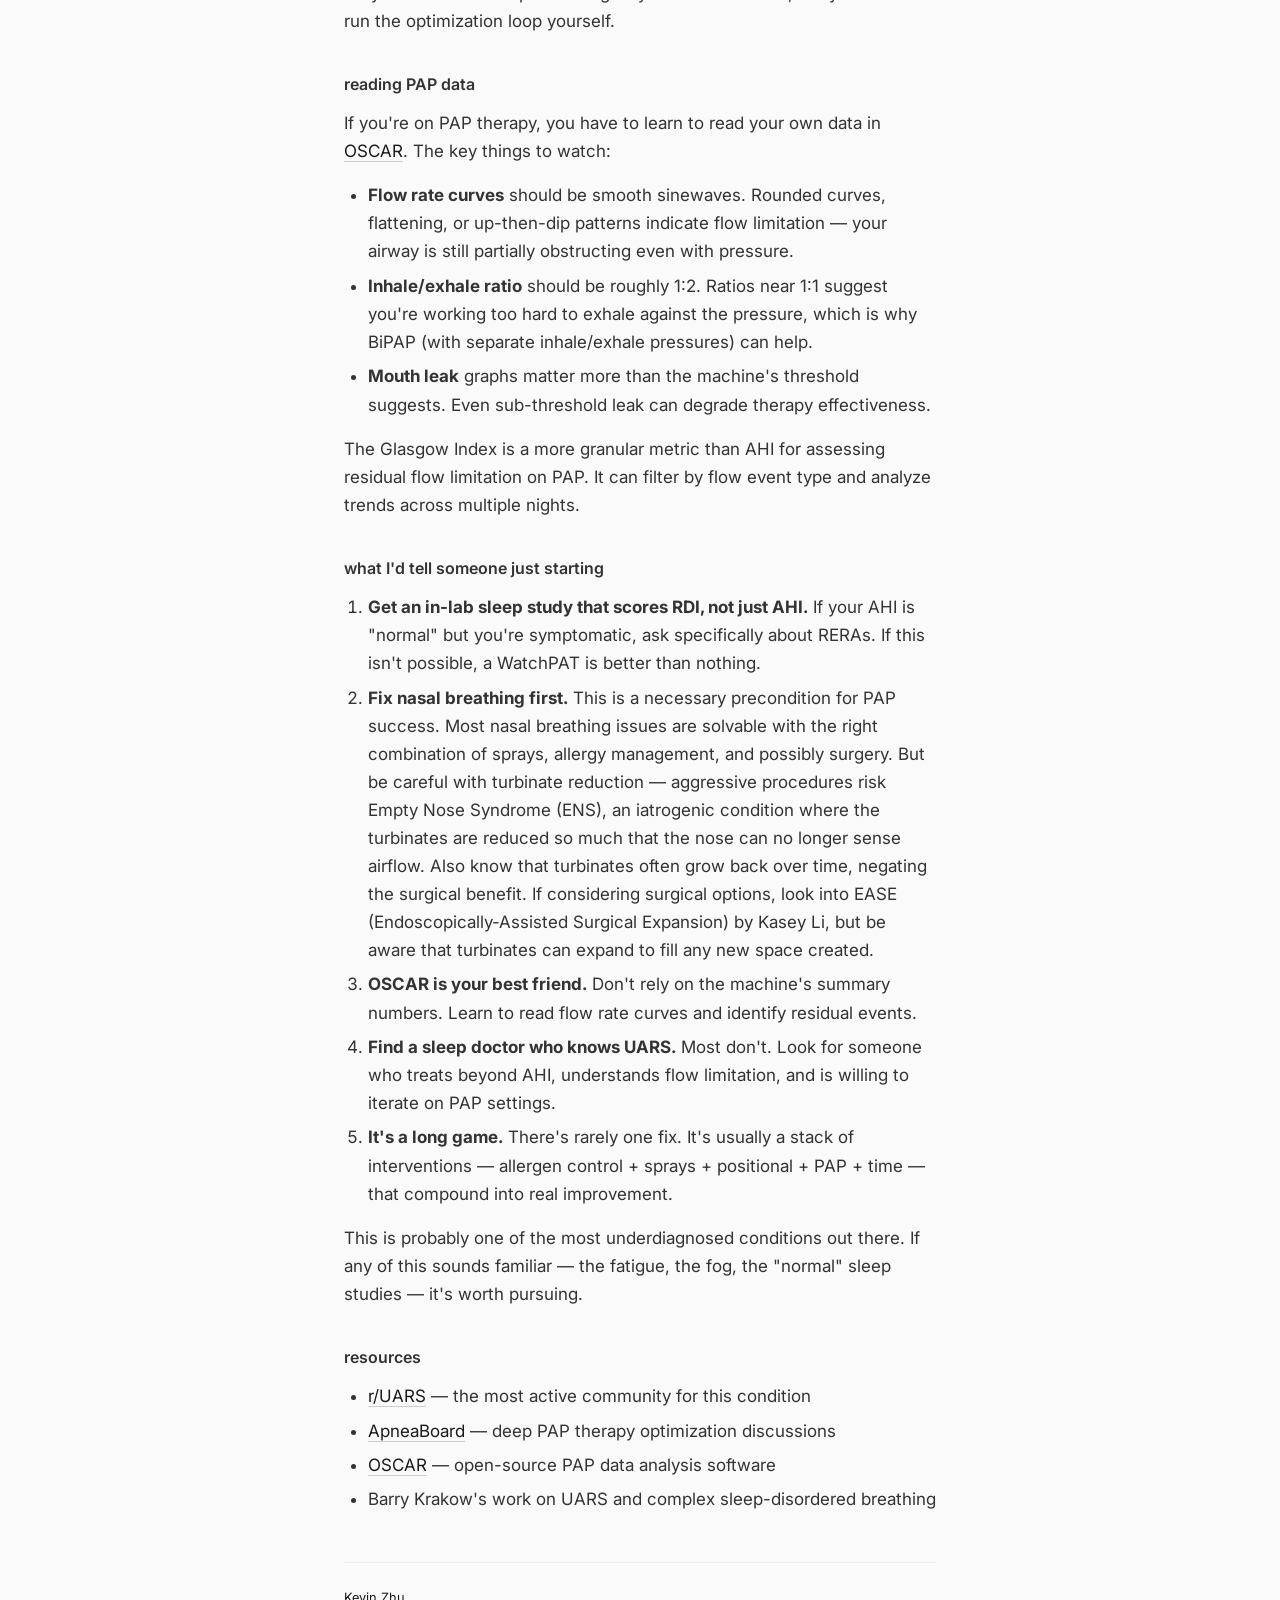
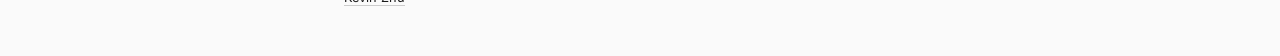
<file: writing/uars.html>
<!DOCTYPE html>
<html lang="en">
<head>
<!-- Google tag (gtag.js) -->
<script async src="https://www.googletagmanager.com/gtag/js?id=G-B70MGNV29D"></script>
<script>
  window.dataLayer = window.dataLayer || [];
  function gtag(){dataLayer.push(arguments);}
  gtag('js', new Date());
  gtag('config', 'G-B70MGNV29D');
</script>
<meta charset="UTF-8">
<meta name="viewport" content="width=device-width, initial-scale=1.0">
<title>Why I Always Have Songs in My Head — Kevin Zhu</title>
<link rel="preconnect" href="https://fonts.googleapis.com">
<link rel="preconnect" href="https://fonts.gstatic.com" crossorigin>
<link href="https://fonts.googleapis.com/css2?family=Inter:ital,wght@0,400;0,600;1,400&display=swap" rel="stylesheet">
<style>
  * { margin: 0; padding: 0; box-sizing: border-box; }

  body {
    font-family: 'Inter', system-ui, -apple-system, sans-serif;
    font-size: 17px;
    line-height: 1.65;
    color: #1a1a1a;
    background: #fafafa;
    padding: 3rem 1.5rem;
    max-width: 640px;
    margin: 0 auto;
  }

  a {
    color: #1a1a1a;
    text-decoration: none;
    border-bottom: 1px solid #ccc;
    transition: border-color 0.2s;
  }

  a:hover {
    border-color: #1a1a1a;
  }

  .back {
    font-size: 0.85rem;
    color: #999;
    margin-bottom: 2rem;
    display: block;
  }

  .back a { color: #999; }

  h1 {
    font-size: 1.4rem;
    font-weight: 600;
    letter-spacing: -0.02em;
    margin-bottom: 0.25rem;
  }

  .date {
    font-size: 0.82rem;
    color: #999;
    margin-bottom: 2rem;
  }

  h2 {
    font-size: 1rem;
    font-weight: 600;
    margin-top: 2.25rem;
    margin-bottom: 0.75rem;
    color: #333;
  }

  p {
    margin-bottom: 1rem;
    color: #333;
  }

  ul, ol {
    padding-left: 1.5rem;
    margin-bottom: 1rem;
    color: #333;
  }

  li {
    margin-bottom: 0.4rem;
  }

  .aside {
    font-size: 0.85rem;
    color: #666;
    border-left: 2px solid #ddd;
    padding-left: 1rem;
    margin: 1.25rem 0;
    font-style: italic;
  }

  code {
    font-size: 0.9em;
    background: #eee;
    padding: 0.1rem 0.3rem;
    border-radius: 2px;
  }

  .footer {
    margin-top: 3rem;
    padding-top: 1.5rem;
    border-top: 1px solid #eee;
    font-size: 0.8rem;
    color: #bbb;
  }

  @media (max-width: 500px) {
    body { font-size: 16px; padding: 2rem 1.25rem; }
  }
</style>
</head>
<body>

<span class="back">← <a href="..">back</a></span>

<h1>why I always have songs in my head — a primer into UARS, the sleep disorder you've never heard of</h1>
<div class="date">february 2026</div>

<p>I have songs playing in my head 24/7. Not metaphorically — a constant, involuntary musical loop, all day, every day from the moment I wake up to the moment I sleep.</p>

<p>It could be any song that I've heard before — typically 5-15 second loops of a song I've heard recently. Sometimes it'll be background music of Instagram reels. Other times, it's something I haven't heard in years. It's there all day nonstop unless I'm listening to other music or if I'm extremely focused on something. As I write this, the song in my head is a clip from <a href="https://open.spotify.com/track/7CYF980jKZx4I4nQcKizEK?si=64f7f1d6dd834abc">Professor Rowan's lab theme</a> from Pokemon Diamond.</p>

<p>Having songs in your head sounds kind of nice at first, but gets really old within a few days. I couldn't get them to stop no matter what I did. I assumed that it would get better over time so I didn't worry about it. But after a few months, it didn't, and I realized there was something wrong beyond "just being tired and stressed".</p>

<p>It took me 3 years to identify with certainty what the root cause was, and it's been an ongoing effort for many years since then to figure out a solution.</p>

<p>After years of twists and turns, I concluded I have Upper Airway Resistance Syndrome (UARS). UARS is the most underdiagnosed sleep disorder you've never heard of. I've spent my entire adult life trying to solve it for myself.</p>

<p>I believe the songs in my head is one of the stranger manifestations of fragmented sleep.</p>

<p>I'm writing this because UARS is probably one of the most underdiagnosed conditions out there. If you're someone who feels brain foggy or tired all the time and can't figure out why, I hope this helps you identify a potential cause.</p>

<p>This is a brief summary of what I've learned — the clinical picture, the diagnostic pitfalls, the treatment ladder, and what actually helped.</p>

<p>Obligatory — not medical advice. Just my deep-dive into a condition most sleep doctors don't know or recognize.</p>

<h2>what UARS is</h2>

<p>UARS sits on the spectrum of sleep-disordered breathing, somewhere between normal and obstructive sleep apnea (OSA). The airway doesn't fully collapse like in OSA — instead, it narrows just enough to cause respiratory effort-related arousals (RERAs). You don't stop breathing. You just work harder to breathe, and your brain wakes you up dozens of times per night without you knowing.</p>

<p>The classic UARS patient looks nothing like the classic OSA patient. You can be young, thin, fit, and still have it. However, the symptoms can be just as strong, or worse. The hallmark symptoms are: chronic daytime fatigue, cognitive fog, attention problems, and unrefreshing sleep despite seemingly adequate hours.</p>

<p>My first in-lab sleep study came back with an AHI of 3.2 — technically "normal." But my RDI was 8.8. That gap is the UARS signature: few full apneas, lots of RERAs. Most sleep labs only report AHI, which means most UARS cases get missed entirely. A RERA means that you were woken up due to a breathing related event.</p>

<h2>how I got here</h2>

<p>Looking back, the signs were always there. In 2005, when I was five, my family moved into a house I was deeply allergic to — previous owners had cats. Immediately, I was brain foggy, anhedonic, and miserable. My mom thankfully figured it out within a week and had us stay at a friend's house while she ripped out all the carpets from the house.</p>

<p>My sleep was never great. I also had restless leg syndrome as a kid — I was always squatting on chairs during the day because my legs wouldn't stay still, and at night I couldn't fall asleep until I was completely exhausted.</p>

<p>Then in 8th grade, once I hit puberty, my sleep got consistently worse. I felt noticeably dumber than I had been before. It was noticeably harder for me to focus in my classes. Learning was a bit slower than before, and it took me longer to solve math problems. I was falling asleep in first period. When I went on a trip to China, my relatives were surprised I was already snoring loudly all night, but my parents had gotten used to it by then.</p>

<p>In high school in general, I was barely awake for the first few periods of the day. There was one summer I took a class, Consumer Ed, that was particularly bad since my allergies were really flaring up in that particular classroom for whatever reason, where I had constant congestion. That's when I first started using daily Flonase. Overall though, it wasn't too bad. I felt maybe 80% compared to baseline. Maybe, imagine you get a week of 6 hours of sleep instead of 8-9. That's how I felt all the time.</p>

<p>It wasn't until 2019 after my freshman year of college, that the symptoms really intensified. I moved into an apartment with a severe dust mite problem. Within months I developed chronic nasal congestion, and my sleep quality tanked. The congestion caused my inferior turbinates to enlarge, and they never fully went back to normal, even after I moved out and the allergies improved.</p>

<p>Oftentimes, my attention was so shot that I couldn't read more than a sentence at a time. Constant pressure headaches. But worst of all, the songs in my head.</p>

<p>I've tried all sorts of things to get the songs to stop, from pharmacology to behavioral techniques. Meditation, not listening to music, listening to more music, etc. Improving my sleep regularity, going to the gym, etc.</p>

<p>It took me forever to find out the cause, due to misguidance from the entire medical system. And I did deep rabbit hole dives of internet research across various forums. Before I ever identified the airway as the problem, I chased every other explanation:</p>

<ul>
  <li>Brain CT scan, MRI, and EEG — all normal</li>
  <li>Full neuropsych evaluation — OCD, ADHD, anxiety, depression screening, all inconclusive or subclinical</li>
  <li>Gut microbiome optimization — I made my own milk kefir daily for months and tried various diets (e.g. low FODMAP)</li>
</ul>

<p>I had an at-home sleep study where the doctors just told me everything was normal, which threw me off the right track.</p>

<p>I saw allergists, ENTs, and sleep specialists before finally landing on UARS as the root cause. Everything else was a red herring.</p>

<h2>the diagnostic problem</h2>

<p>UARS is hard to catch because:</p>

<ul>
  <li><strong>It's just not well known or accepted by the medical community.</strong> AHI doesn't tell the full story, but doctors will tell you it does. The standard metric for sleep apnea (Apnea-Hypopnea Index) doesn't capture RERAs. You need a sleep study that scores RDI (Respiratory Disturbance Index) separately, which many labs don't do.</li>
  <li><strong>You don't look the part.</strong> Sleep doctors are pattern-matching for overweight, middle-aged men who snore. Young, thin patients get dismissed.</li>
  <li><strong>Symptoms overlap with everything.</strong> Fatigue, brain fog, and attention issues get attributed to stress, depression, ADHD — anything but an airway problem.</li>
</ul>

<p>There's a strong causal link between sleep-disordered breathing and attention deficits. If you've been diagnosed with ADHD and also have chronic fatigue or unrefreshing sleep, getting a proper sleep study is worth it.</p>

<h2>anatomy of the problem</h2>

<p>In my case, the bottleneck has four components:</p>

<ol>
  <li><strong>Turbinate hypertrophy</strong> — the dominant baseline restriction and main source of night-to-night variability. Turbinates swell and shrink with allergies, humidity, position, and the nasal cycle.</li>
  <li><strong>A narrow nasal valve/soft palate/maxilla</strong> — a structural contributor. The cheek-lift / tip-lift test can help identify this: if pulling your cheek or nasal tip outward dramatically improves airflow, the valve is a factor.</li>
  <li><strong>Rhinitis (mixed)</strong> — partly allergic (dust mites), partly vasomotor/reactive. This explains why my congestion sometimes worsens with humidity or temperature changes independent of allergen exposure.</li>
  <li><strong>Narrow pharyngeal airway</strong> — confirmed by a CBCT scan in 2023. Even with the nasal issues resolved, my throat itself is structurally narrow, adding another layer of resistance.</li>
</ol>

<h2>the treatment ladder</h2>

<p>I've tried roughly everything. In ascending order of intervention:</p>

<p><strong>Allergen control:</strong> frequent sheet washing, Mission Allergy encasements (has to be this brand according to my allergist and confirmed by my independent research — all the other ones are ineffective), HEPA filter, minimizing carpet/fabric surfaces. Necessary foundation but not sufficient alone.</p>

<p><strong>Nasal sprays:</strong> Flonase → Azelastine → Dymista → Xhance → Allermi (custom compound: fluticasone + azelastine + oxymetazoline + ipratropium). Allermi has been the most effective at opening the nasal airway, but comes with concerns about rebound congestion from the oxymetazoline component. Been using Flonase for over 10 years now.</p>

<p><strong>Allergy immunotherapy:</strong> subcutaneous allergy shots. A long play — takes years to fully work, but addresses the root allergic component, if it works. Unfortunately I didn't feel much benefit, if at all, from this.</p>

<p><strong>Positional therapy:</strong> side sleeping (tennis ball trick, backpacks), elevated head of bed. Helps with gravity-dependent congestion and airway collapsibility.</p>

<p><strong>External nasal support:</strong> Breathe Right strips, nasal dilators, nasal stents. Addresses the nasal valve component.</p>

<p><strong>Things that didn't move the needle:</strong> Alaxo nasal stents, myofunctional therapy with an IOPI tongue trainer, inspiratory muscle training (Powerbreathe), and a homemade mandibular advancement device. All plausible in theory, none meaningfully changed my sleep quality.</p>

<p><strong>PAP therapy:</strong> the gold standard. I started with CPAP (ResMed), saw maybe 10% improvement over 6 months. Switched to BiPAP (ResMed AirCurve) at 7 EPAP / 11 IPAP / 4 pressure support — about 30-40% improvement. Now on ASV (adaptive servo-ventilation), which dynamically adjusts pressure support breath-by-breath. ASV is the most sophisticated PAP machine — it targets not just obstruction but the variability in breathing effort itself. Still iterating.</p>

<p>After tens of thousands of dollars and hundreds of hours spent researching and experimenting, I feel at maybe 40%-50% of my pre-UARS baseline. Better than if I don't use my machine, which I do every once in a while for a week to ground myself, which is closer to 10% of my pre-UARS baseline. But still lots of work to do. I'm afraid there is probably some irreversible damage at this point, but I'm optimistic I can bring my 40% a lot higher as my sleep graphs still show lots of flow limitation and I still just feel tired and have the songs in my head. I hope to edit this post in the coming months with good news, as this is one of the main goals in my life today (besides growing Algoverse).</p>

<p>I wouldn't wish this condition on anyone. I often think about what my life would look like — career, happiness, everything — if I didn't have it. I'm grateful for everything I have and I'm not complaining. I got very lucky with a lot of things and could have been born in significantly worse circumstances. But it's hard not to wonder.</p>

<h2>the case for universal PAP</h2>

<p>Almost everyone past a certain age should probably be on PAP therapy.</p>

<p>Snoring is way too normalized. When I was a kid, I could triangulate the sounds of my grandpa and my dad snoring loudly all night. My dad has an AHI of over 30 (that roughly equates to waking up every 2 minutes) and can take a nap after downing his second coffee of the day, but claims he doesn't feel any symptoms.</p>

<p>Those are extreme cases, but this happens at a lesser scale with everyone after a certain age. The airway degrades with age. Muscle tone decreases, soft tissue sags, the tongue falls back more easily. This isn't a disease process — it's normal aging. But the result is that most adults develop some degree of airway resistance during sleep, even if they never cross the clinical threshold for a sleep apnea diagnosis. The question isn't whether your airway narrows at night. It's how much, and whether the consequences are crossing the threshold into symptoms you'd notice.</p>

<p>The reason this matters: subclinical sleep-disordered breathing still fragments sleep architecture. You can have an AHI of 2 and still be losing deep sleep to subtle arousals that never get scored as events. PAP isn't just for people with a diagnosis — it's the single most effective intervention for sleep quality in anyone whose airway isn't perfectly patent at night. Which, past 30 or so, is most people.</p>

<h2>work of breathing: the carlvoncosel framework</h2>

<p>One of the most useful conceptual models for understanding UARS treatment comes from <a href="https://www.reddit.com/user/carlvoncosel/">u/carlvoncosel</a> on Reddit, who has been writing about Work of Breathing (WOB) for years.</p>

<p>The core idea: UARS isn't just about whether your airway is open or closed. It's about how much <em>effort</em> your respiratory system expends to move air. Even if the airway never technically obstructs, increased resistance means your diaphragm and intercostal muscles have to work harder. This elevated WOB is itself the problem — it triggers arousals, fragments sleep, and drives the chronic fatigue and cognitive symptoms.</p>

<p>This reframing changes how you think about treatment. The goal of PAP therapy isn't just to prevent apneas or even hypopneas — it's to reduce the total work of breathing to a level where the respiratory effort is so low that the brain has no reason to arouse. This is why some UARS patients need BiPAP or even ASV despite having "normal" AHI numbers on CPAP: the CPAP might be keeping the airway open, but the patient is still fighting the expiratory pressure, which keeps WOB elevated.</p>

<p>BiPAP helps because the lower expiratory pressure (EPAP) reduces the work of breathing on exhale, while the higher inspiratory pressure (IPAP) provides a boost on inhale. The pressure support (IPAP minus EPAP) is essentially the machine doing part of the breathing work for you. The inhale/exhale ratio in OSCAR becomes a key metric: if it's close to 1:1, you're working too hard to exhale against the pressure. A healthy ratio is closer to 1:2.</p>

<p>carlvoncosel's key insight: stop thinking about events (apneas, hypopneas, RERAs) and start thinking about effort. The flow rate curve on OSCAR tells you everything — if it's not a clean sinewave, the work of breathing is elevated, regardless of what the event counters say.</p>

<h2>rounding the curve: the Krakow approach</h2>

<p>Barry Krakow is one of the few sleep doctors who deeply understands UARS and treats it aggressively. His framework centers on what he calls "rounding the airway curve" — the idea that the goal of treatment is to progressively smooth out the flow rate waveform until it approximates a perfect sinewave.</p>

<p>In a healthy airway with no resistance, each breath produces a smooth, symmetrical curve: a clean rise on inhale, a clean fall on exhale. In UARS patients, the curve gets distorted. Common deformities include:</p>

<ul>
  <li><strong>Flattening</strong> — the top of the inspiratory curve plateaus instead of rounding smoothly. This indicates flow limitation: the airway is narrowing under negative pressure.</li>
  <li><strong>Up-then-dip</strong> — the curve rises then drops mid-inhale. The airway is partially collapsing during the breath.</li>
  <li><strong>Rounded/blunted peaks</strong> — instead of a sharp peak, the curve is dome-shaped. Increased resistance is dampening airflow.</li>
  <li><strong>Expiratory creep</strong> — a small bump at the end of expiration, potentially indicating expiratory flow limitation (EFL), where the airway is narrowing on exhale too.</li>
</ul>

<p>Krakow's treatment approach is iterative. You make a change — adjust EPAP, add pressure support, fix a leak, improve nasal breathing — then look at the curves again. Did they get smoother? Closer to a sinewave? If yes, you're on the right track. If not, iterate. The curves are the ground truth, not the event indices.</p>

<p>His other key principles: nasal breathing is a necessary precondition for PAP to work (you must solve nasal obstruction first), mouth leak is more damaging than most people realize, and the combination of a good nasal spray (like Allermi) + Breathe Right strip + properly titrated PAP is often the stack that finally works.</p>

<p>Krakow's approach is fundamentally empirical: try something, read the curves, iterate. He treats the flow rate waveform as the objective function and optimizes against it. This is why he's effective where most sleep doctors aren't — they're optimizing against AHI, which doesn't capture the signal that matters for UARS.</p>

<h2>two archetypes</h2>

<p>In my mental model, there are two archetypes of UARS patients — nasal obstruction (often due to allergies, like me), or jaw issues (recessed mandible and/or maxilla leading to a lack of airway space). Unfortunately in my case, it's both. It's causal — mouth breathing can lead to the latter.</p>

<h2>the optimization problem</h2>

<p>Treating UARS is a high-dimensional optimization problem. Your variables include: EPAP, IPAP, pressure support, ramp time, EPR/flex settings, mask type, mask fit, nasal spray regimen, allergen control, sleep position, head elevation, mouth taping, humidity settings, and a dozen other knobs. Each one interacts with the others. Changing your EPAP might require changing your nasal spray. Fixing a leak might change your optimal pressure support. It's not a set of independent variables — it's a coupled system.</p>

<p>Since most sleep doctors are effectively useless for this problem, UARS patients need to take it upon themselves to solve it. You need to download open source software to analyze your sleep graphs yourself. The standard as of today is OSCAR.</p>

<p>The OSCAR data is worth diving into but it's very easy to delude yourself with spurious correlations from the flow rate graphs, leak graphs, event indices.</p>

<p>The best gradient signal in this case is how you feel when you wake up. That's it. Your morning vibes are the loss function. Did you wake up foggy or clear? Did you feel rested or wrecked? Ultimately, the ground truth is how your brain feels in the morning. You make a change, sleep on it, read the signal, and iterate. Some days the gradient is noisy. Some weeks you plateau. But over months, the trendline either moves or it doesn't.</p>

<p>Even if you have a doctor who knows UARS, this is why UARS treatment is still hard to outsource as of today. No one can feel your gradient signal for you. The best sleep doctors give you the framework, but you have to run the optimization loop yourself.</p>

<h2>reading PAP data</h2>

<p>If you're on PAP therapy, you have to learn to read your own data in <a href="https://www.sleepfiles.com/OSCAR/">OSCAR</a>. The key things to watch:</p>

<ul>
  <li><strong>Flow rate curves</strong> should be smooth sinewaves. Rounded curves, flattening, or up-then-dip patterns indicate flow limitation — your airway is still partially obstructing even with pressure.</li>
  <li><strong>Inhale/exhale ratio</strong> should be roughly 1:2. Ratios near 1:1 suggest you're working too hard to exhale against the pressure, which is why BiPAP (with separate inhale/exhale pressures) can help.</li>
  <li><strong>Mouth leak</strong> graphs matter more than the machine's threshold suggests. Even sub-threshold leak can degrade therapy effectiveness.</li>
</ul>

<p>The Glasgow Index is a more granular metric than AHI for assessing residual flow limitation on PAP. It can filter by flow event type and analyze trends across multiple nights.</p>

<h2>what I'd tell someone just starting</h2>

<ol>
  <li><strong>Get an in-lab sleep study that scores RDI, not just AHI.</strong> If your AHI is "normal" but you're symptomatic, ask specifically about RERAs. If this isn't possible, a WatchPAT is better than nothing.</li>
  <li><strong>Fix nasal breathing first.</strong> This is a necessary precondition for PAP success. Most nasal breathing issues are solvable with the right combination of sprays, allergy management, and possibly surgery. But be careful with turbinate reduction — aggressive procedures risk Empty Nose Syndrome (ENS), an iatrogenic condition where the turbinates are reduced so much that the nose can no longer sense airflow. Also know that turbinates often grow back over time, negating the surgical benefit. If considering surgical options, look into EASE (Endoscopically-Assisted Surgical Expansion) by Kasey Li, but be aware that turbinates can expand to fill any new space created.</li>
  <li><strong>OSCAR is your best friend.</strong> Don't rely on the machine's summary numbers. Learn to read flow rate curves and identify residual events.</li>
  <li><strong>Find a sleep doctor who knows UARS.</strong> Most don't. Look for someone who treats beyond AHI, understands flow limitation, and is willing to iterate on PAP settings.</li>
  <li><strong>It's a long game.</strong> There's rarely one fix. It's usually a stack of interventions — allergen control + sprays + positional + PAP + time — that compound into real improvement.</li>
</ol>

<p>This is probably one of the most underdiagnosed conditions out there. If any of this sounds familiar — the fatigue, the fog, the "normal" sleep studies — it's worth pursuing.</p>

<h2>resources</h2>

<ul>
  <li><a href="https://www.reddit.com/r/UARS/">r/UARS</a> — the most active community for this condition</li>
  <li><a href="https://www.apneaboard.com/">ApneaBoard</a> — deep PAP therapy optimization discussions</li>
  <li><a href="https://www.sleepfiles.com/OSCAR/">OSCAR</a> — open-source PAP data analysis software</li>
  <li>Barry Krakow's work on UARS and complex sleep-disordered breathing</li>
</ul>

<div class="footer">
  <a href="..">Kevin Zhu</a>
</div>

</body>
</html>
</file>
